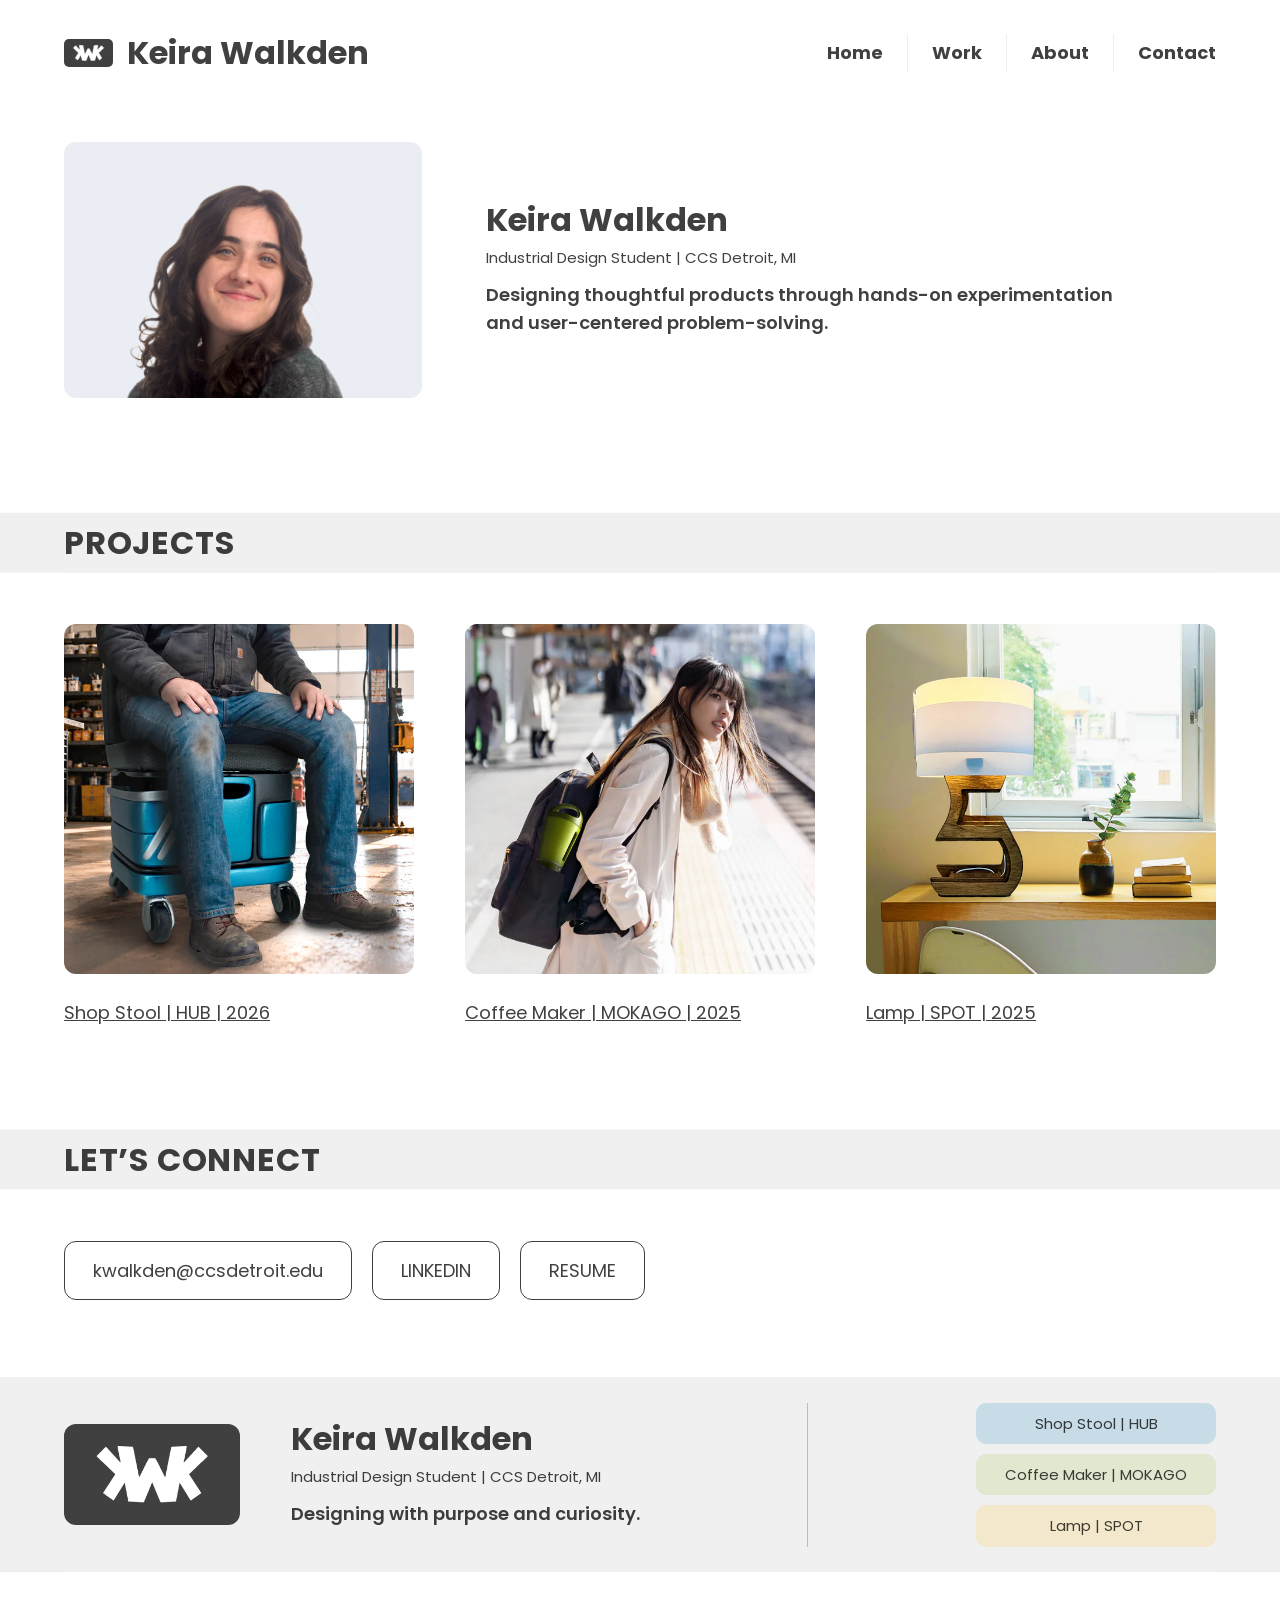
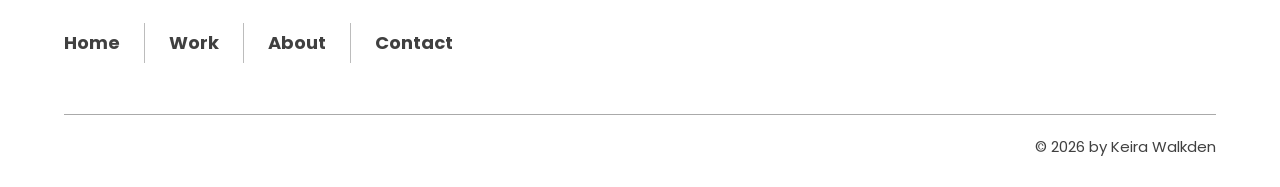
<file: index.html>
<!doctype html>
<html lang="en"><head><meta charset="utf-8"><meta name="viewport" content="width=device-width,initial-scale=1"><title>Home | Keira Walkden</title><meta name="description" content="Keira Walkden — Industrial Design student at CCS Detroit. Thoughtful products through hands-on experimentation and user-centered problem-solving."><link rel="stylesheet" href="styles.css"></head><body class="home-page"><a class="skip" href="#main">Skip to content</a><header><a class="brand" href="index.html"><img class="brand-logo" src="assets/keira-walkden-logo.webp" alt="" width="252" height="144"><span>Keira Walkden</span></a><nav aria-label="Main navigation"><a href="index.html">Home</a><a href="work.html">Work</a><a href="about.html">About</a><a href="contact.html">Contact</a></nav></header><main id="main"><section class="hero"><div class="portrait-card"><img src="assets/headshot-transparent.png" alt="Keira Walkden" width="1040" height="1396"></div><div><div class="nameplate"><h1>Keira Walkden</h1><p>Industrial Design Student | CCS Detroit, MI</p></div><p class="intro">Designing thoughtful products through hands-on experimentation and user-centered problem-solving.</p></div></section><section><h2 class="section-title projects-title">Projects</h2><div class="projects"><a class="project" href="hub-shopstool.html"><img src="assets/home-hub.webp" srcset="assets/home-hub-600w.webp 600w, assets/home-hub.webp 886w" sizes="(max-width: 760px) 88vw, (max-width: 1440px) calc(30vw - 22px), 411px" alt="Adjustable Workshop Stool" width="886" height="886"><h3>Shop Stool | HUB | 2026</h3></a><a class="project" href="mokago-coffeemaker.html"><img src="assets/home-mokago.webp" srcset="assets/home-mokago-600w.webp 600w, assets/home-mokago.webp 1200w" sizes="(max-width: 760px) 88vw, (max-width: 1440px) calc(30vw - 22px), 411px" alt="Portable Coffee Maker" width="1200" height="1200"><h3>Coffee Maker | MOKAGO | 2025</h3></a><a class="project" href="spot-lamp.html"><img src="assets/home-spot.webp" srcset="assets/home-spot-600w.webp 600w, assets/home-spot.webp 805w" sizes="(max-width: 760px) 88vw, (max-width: 1440px) calc(30vw - 22px), 411px" alt="Table Lamp with Built-In Shelving" width="805" height="805"><h3>Lamp | SPOT | 2025</h3></a></div></section><section class="connect contact-page"><div class="contact-panel"><h1>Let’s connect</h1><div class="buttons"><a class="email-button" href="https://mail.google.com/mail/?view=cm&amp;fs=1&amp;to=kwalkden%40ccsdetroit.edu" target="_blank" rel="noopener noreferrer" aria-label="Email Keira Walkden in Gmail (opens in a new tab)">kwalkden@ccsdetroit.edu</a><a href="https://www.linkedin.com/in/keira-walkden/" target="_blank" rel="noopener noreferrer">LinkedIn</a><a href="assets/resume.pdf" target="_blank" rel="noopener noreferrer">Resume</a></div></div></section></main><footer><div class="footer-logo"><a href="index.html" aria-label="Keira Walkden home"><img src="assets/keira-walkden-logo-large.webp" alt="" width="630" height="360" loading="lazy"></a></div><div class="footer-identity"><h2>Keira Walkden</h2><p>Industrial Design Student | CCS Detroit, MI</p><h3>Designing with purpose and curiosity.</h3></div><div class="footer-divider" aria-hidden="true"></div><div class="footer-projects" aria-label="Projects"><a class="footer-project-button project-hub" href="hub-shopstool.html">Shop Stool | HUB</a><a class="footer-project-button project-mokago" href="mokago-coffeemaker.html">Coffee Maker | MOKAGO</a><a class="footer-project-button project-spot" href="spot-lamp.html">Lamp | SPOT</a></div><div class="footer-lower"><div class="footer-pages"><nav aria-label="Footer navigation"><a href="index.html">Home</a><a href="work.html">Work</a><a href="about.html">About</a><a href="contact.html">Contact</a></nav></div><div class="footer-bottom"><p>© 2026 by Keira Walkden</p></div></div></footer></body></html>
</file>
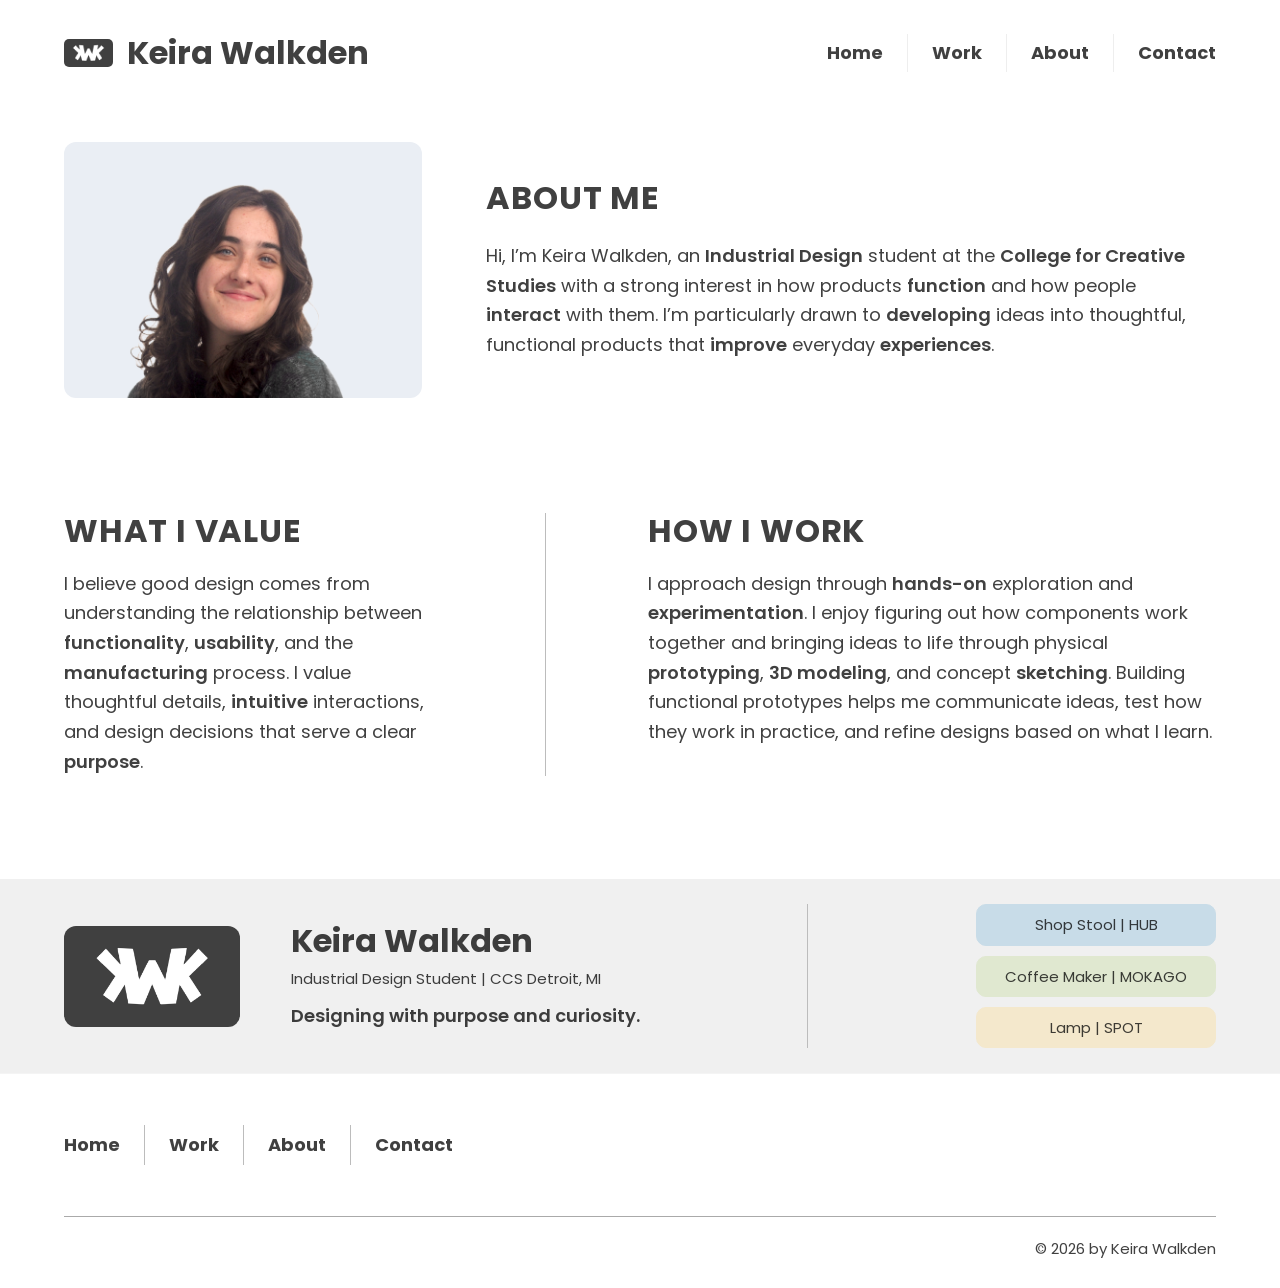
<file: about.html>
<!doctype html>
<html lang="en"><head><meta charset="utf-8"><meta name="viewport" content="width=device-width,initial-scale=1"><title>About | Keira Walkden</title><meta name="description" content="Keira Walkden — Industrial Design student at CCS Detroit. Thoughtful products through hands-on experimentation and user-centered problem-solving."><link rel="stylesheet" href="styles.css"></head><body><a class="skip" href="#main">Skip to content</a><header><a class="brand" href="index.html"><img class="brand-logo" src="assets/keira-walkden-logo.webp" alt="" width="252" height="144"><span>Keira Walkden</span></a><nav aria-label="Main navigation"><a href="index.html">Home</a><a href="work.html">Work</a><a href="about.html">About</a><a href="contact.html">Contact</a></nav></header><main id="main"><section class="about"><div class="portrait-card"><img src="assets/headshot-transparent.png" alt="Keira Walkden" width="1040" height="1396"></div><div class="about-intro"><h1>About me</h1><p>Hi, I’m Keira Walkden, an <strong>Industrial Design</strong> student at the <strong>College for Creative Studies</strong> with a strong interest in how products <strong>function</strong> and how people <strong>interact</strong> with them. I’m particularly drawn to <strong>developing</strong> ideas into thoughtful, functional products that <strong>improve</strong> everyday <strong>experiences</strong>.</p></div></section><section class="about-details"><div><h2>What I value</h2><p>I believe good design comes from understanding the relationship between <strong>functionality</strong>, <strong>usability</strong>, and the <strong>manufacturing</strong> process. I value thoughtful details, <strong>intuitive</strong> interactions, and design decisions that serve a clear <strong>purpose</strong>.</p></div><div><h2>How I work</h2><p>I approach design through <strong>hands-on</strong> exploration and <strong>experimentation</strong>. I enjoy figuring out how components work together and bringing ideas to life through physical <strong>prototyping</strong>, <strong>3D modeling</strong>, and concept <strong>sketching</strong>. Building functional prototypes helps me communicate ideas, test how they work in practice, and refine designs based on what I learn.</p></div></section></main><footer><div class="footer-logo"><a href="index.html" aria-label="Keira Walkden home"><img src="assets/keira-walkden-logo-large.webp" alt="" width="630" height="360" loading="lazy"></a></div><div class="footer-identity"><h2>Keira Walkden</h2><p>Industrial Design Student | CCS Detroit, MI</p><h3>Designing with purpose and curiosity.</h3></div><div class="footer-divider" aria-hidden="true"></div><div class="footer-projects" aria-label="Projects"><a class="footer-project-button project-hub" href="hub-shopstool.html">Shop Stool | HUB</a><a class="footer-project-button project-mokago" href="mokago-coffeemaker.html">Coffee Maker | MOKAGO</a><a class="footer-project-button project-spot" href="spot-lamp.html">Lamp | SPOT</a></div><div class="footer-lower"><div class="footer-pages"><nav aria-label="Footer navigation"><a href="index.html">Home</a><a href="work.html">Work</a><a href="about.html">About</a><a href="contact.html">Contact</a></nav></div><div class="footer-bottom"><p>© 2026 by Keira Walkden</p></div></div></footer></body></html>
</file>
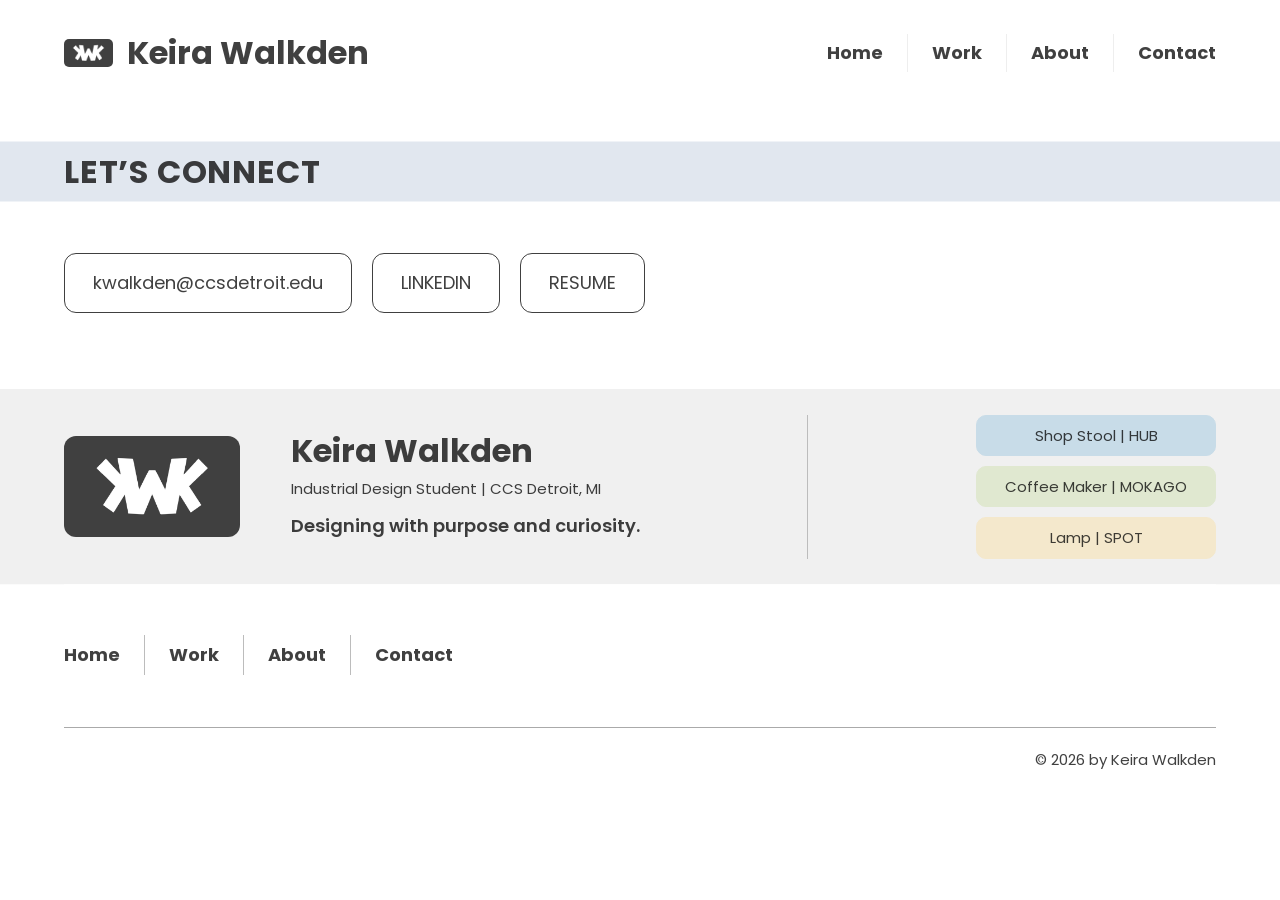
<file: contact.html>
<!doctype html>
<html lang="en"><head><meta charset="utf-8"><meta name="viewport" content="width=device-width,initial-scale=1"><title>Contact | Keira Walkden</title><meta name="description" content="Keira Walkden — Industrial Design student at CCS Detroit. Thoughtful products through hands-on experimentation and user-centered problem-solving."><link rel="stylesheet" href="styles.css"></head><body><a class="skip" href="#main">Skip to content</a><header><a class="brand" href="index.html"><img class="brand-logo" src="assets/keira-walkden-logo.webp" alt="" width="252" height="144"><span>Keira Walkden</span></a><nav aria-label="Main navigation"><a href="index.html">Home</a><a href="work.html">Work</a><a href="about.html">About</a><a href="contact.html">Contact</a></nav></header><main id="main"><section class="connect contact-page"><div class="contact-panel"><h1>Let’s connect</h1><div class="buttons"><a class="email-button" href="https://mail.google.com/mail/?view=cm&amp;fs=1&amp;to=kwalkden%40ccsdetroit.edu" target="_blank" rel="noopener noreferrer" aria-label="Email Keira Walkden in Gmail (opens in a new tab)">kwalkden@ccsdetroit.edu</a><a href="https://www.linkedin.com/in/keira-walkden/" target="_blank" rel="noopener noreferrer">LinkedIn</a><a href="assets/resume.pdf" target="_blank" rel="noopener noreferrer">Resume</a></div></div></section></main><footer><div class="footer-logo"><a href="index.html" aria-label="Keira Walkden home"><img src="assets/keira-walkden-logo-large.webp" alt="" width="630" height="360" loading="lazy"></a></div><div class="footer-identity"><h2>Keira Walkden</h2><p>Industrial Design Student | CCS Detroit, MI</p><h3>Designing with purpose and curiosity.</h3></div><div class="footer-divider" aria-hidden="true"></div><div class="footer-projects" aria-label="Projects"><a class="footer-project-button project-hub" href="hub-shopstool.html">Shop Stool | HUB</a><a class="footer-project-button project-mokago" href="mokago-coffeemaker.html">Coffee Maker | MOKAGO</a><a class="footer-project-button project-spot" href="spot-lamp.html">Lamp | SPOT</a></div><div class="footer-lower"><div class="footer-pages"><nav aria-label="Footer navigation"><a href="index.html">Home</a><a href="work.html">Work</a><a href="about.html">About</a><a href="contact.html">Contact</a></nav></div><div class="footer-bottom"><p>© 2026 by Keira Walkden</p></div></div></footer></body></html>
</file>
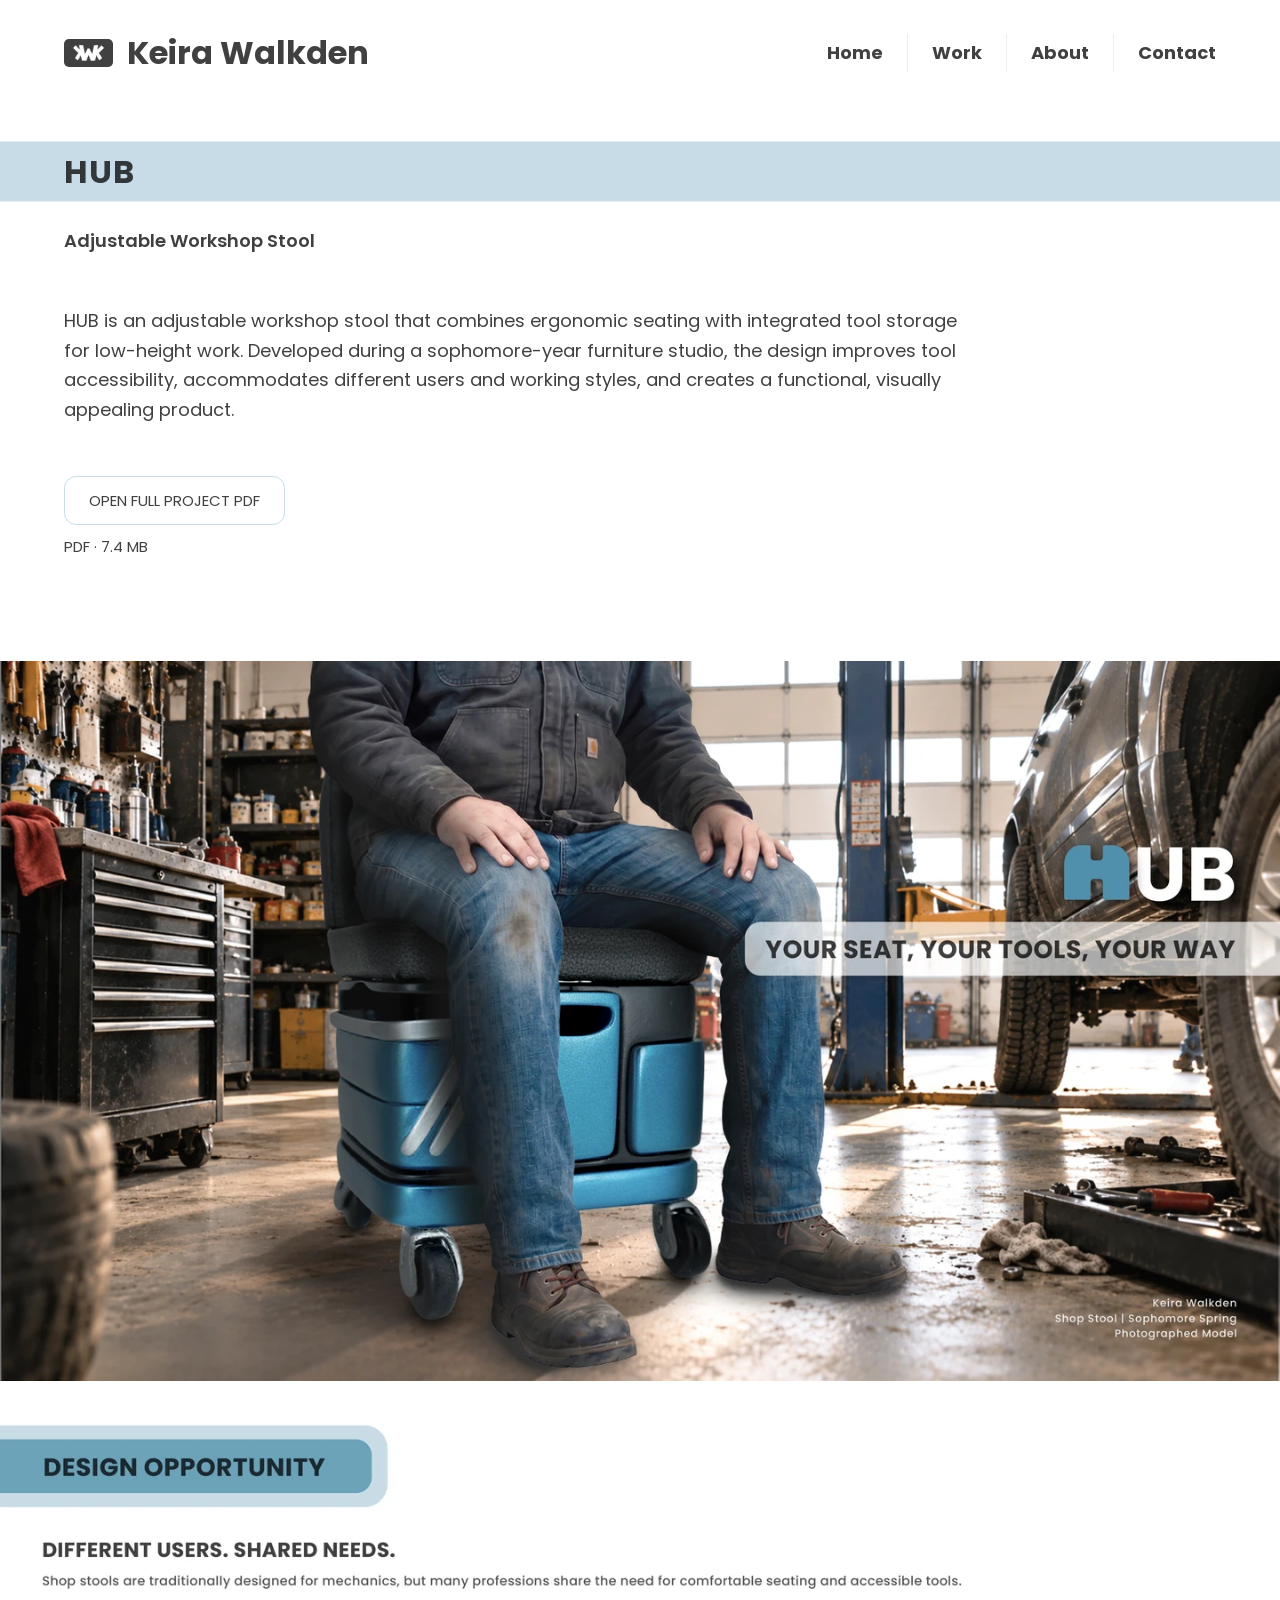
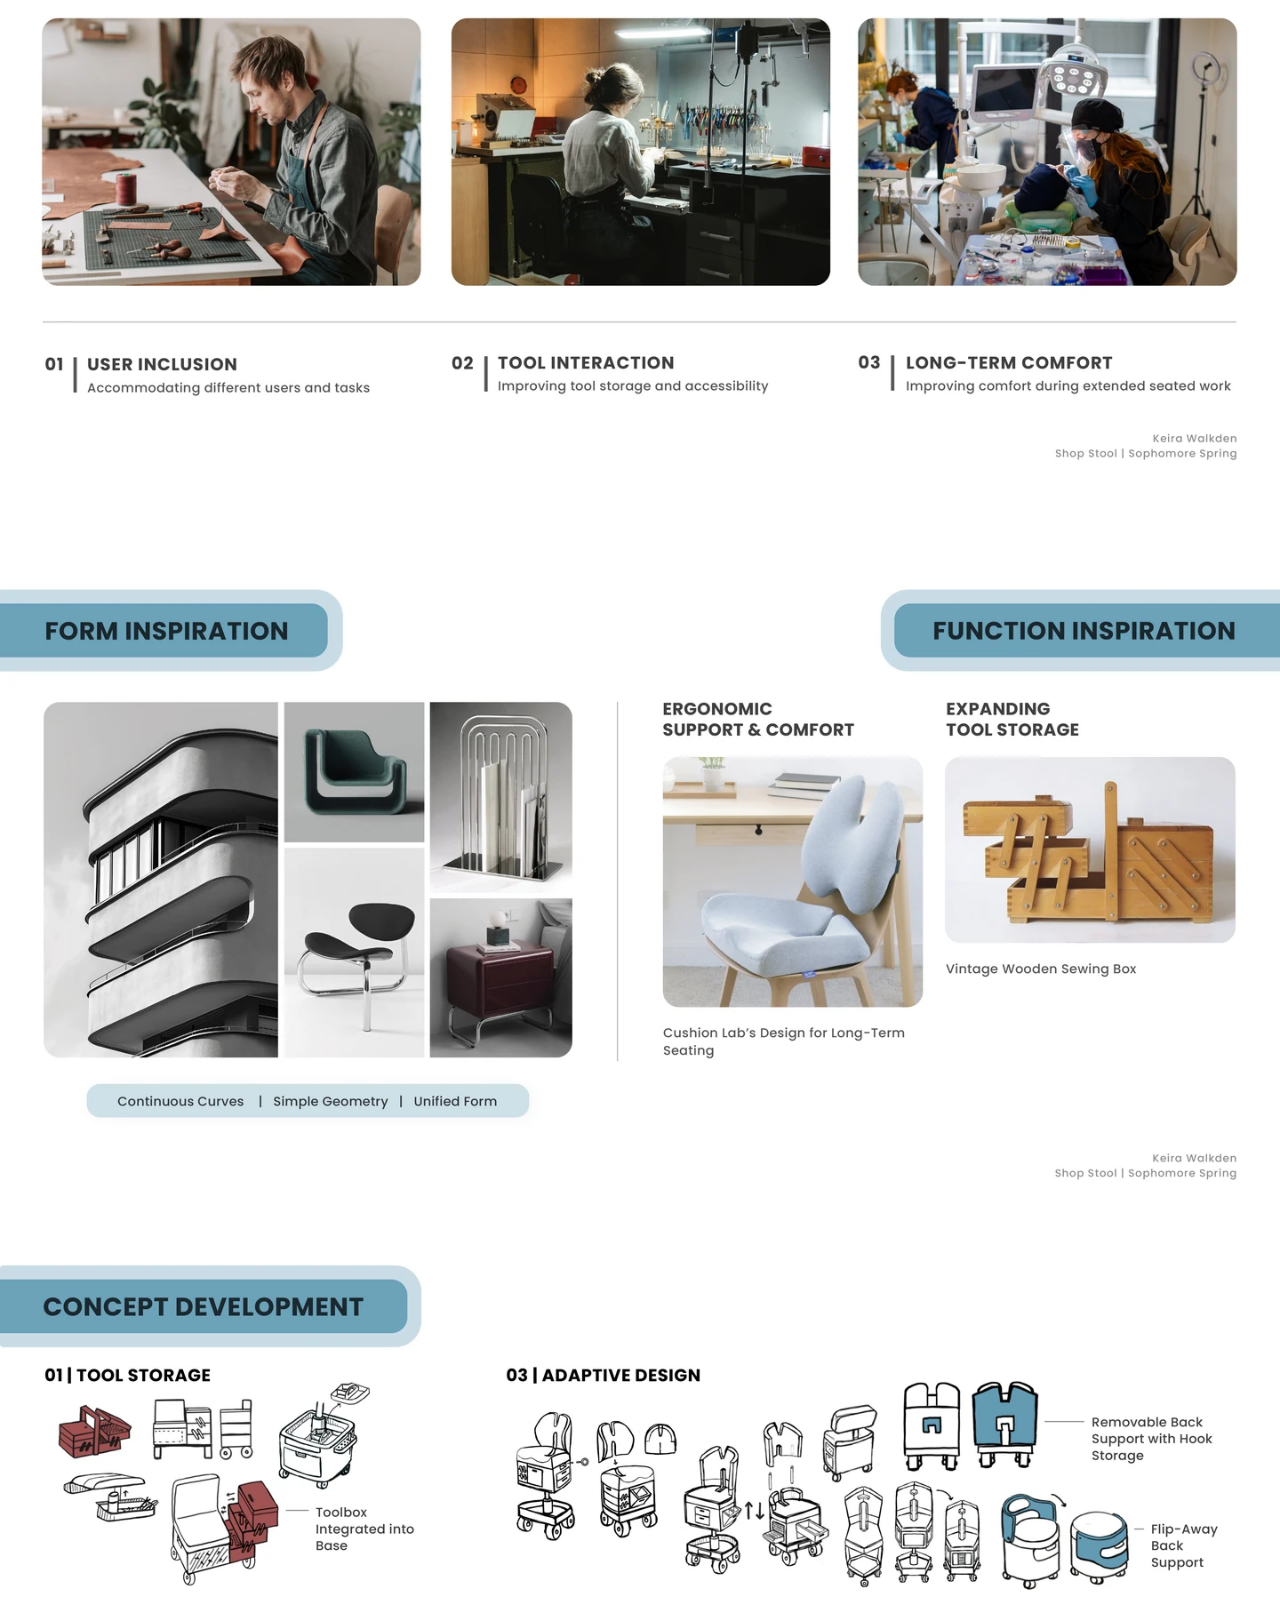
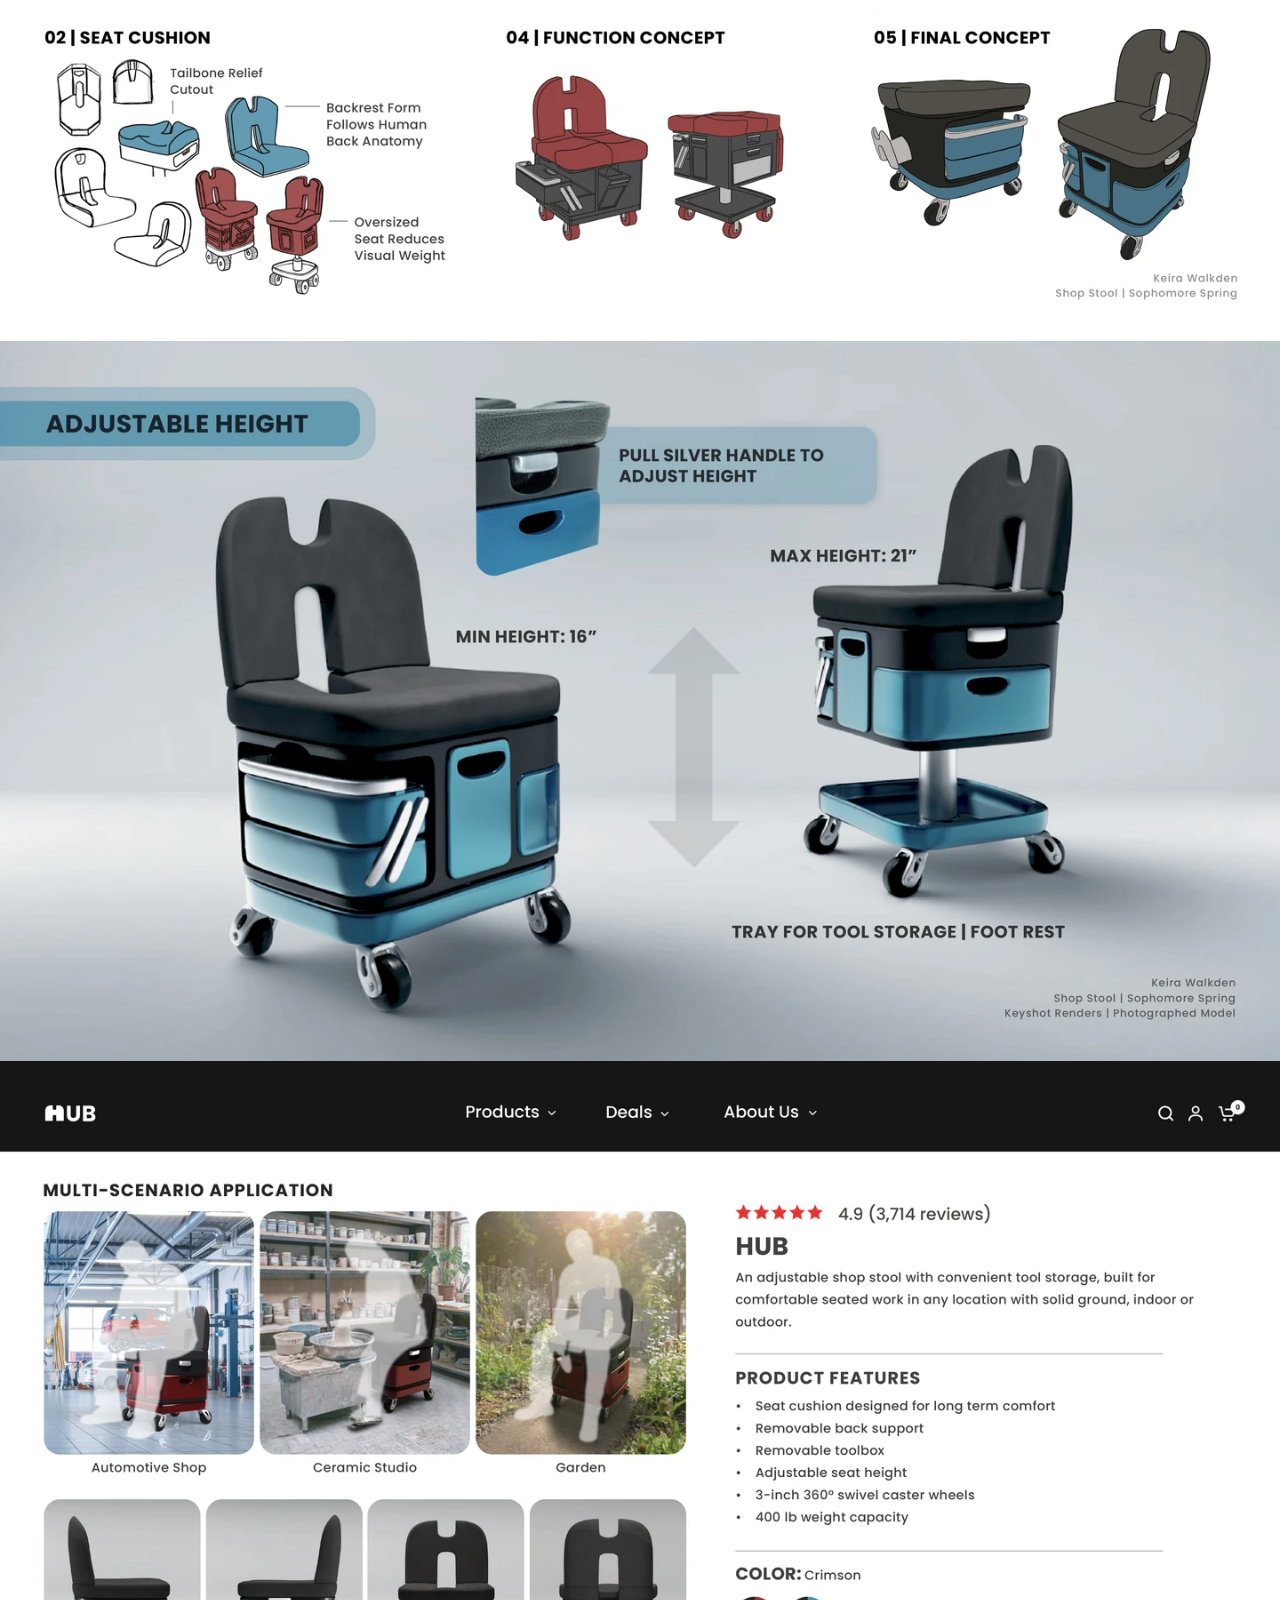
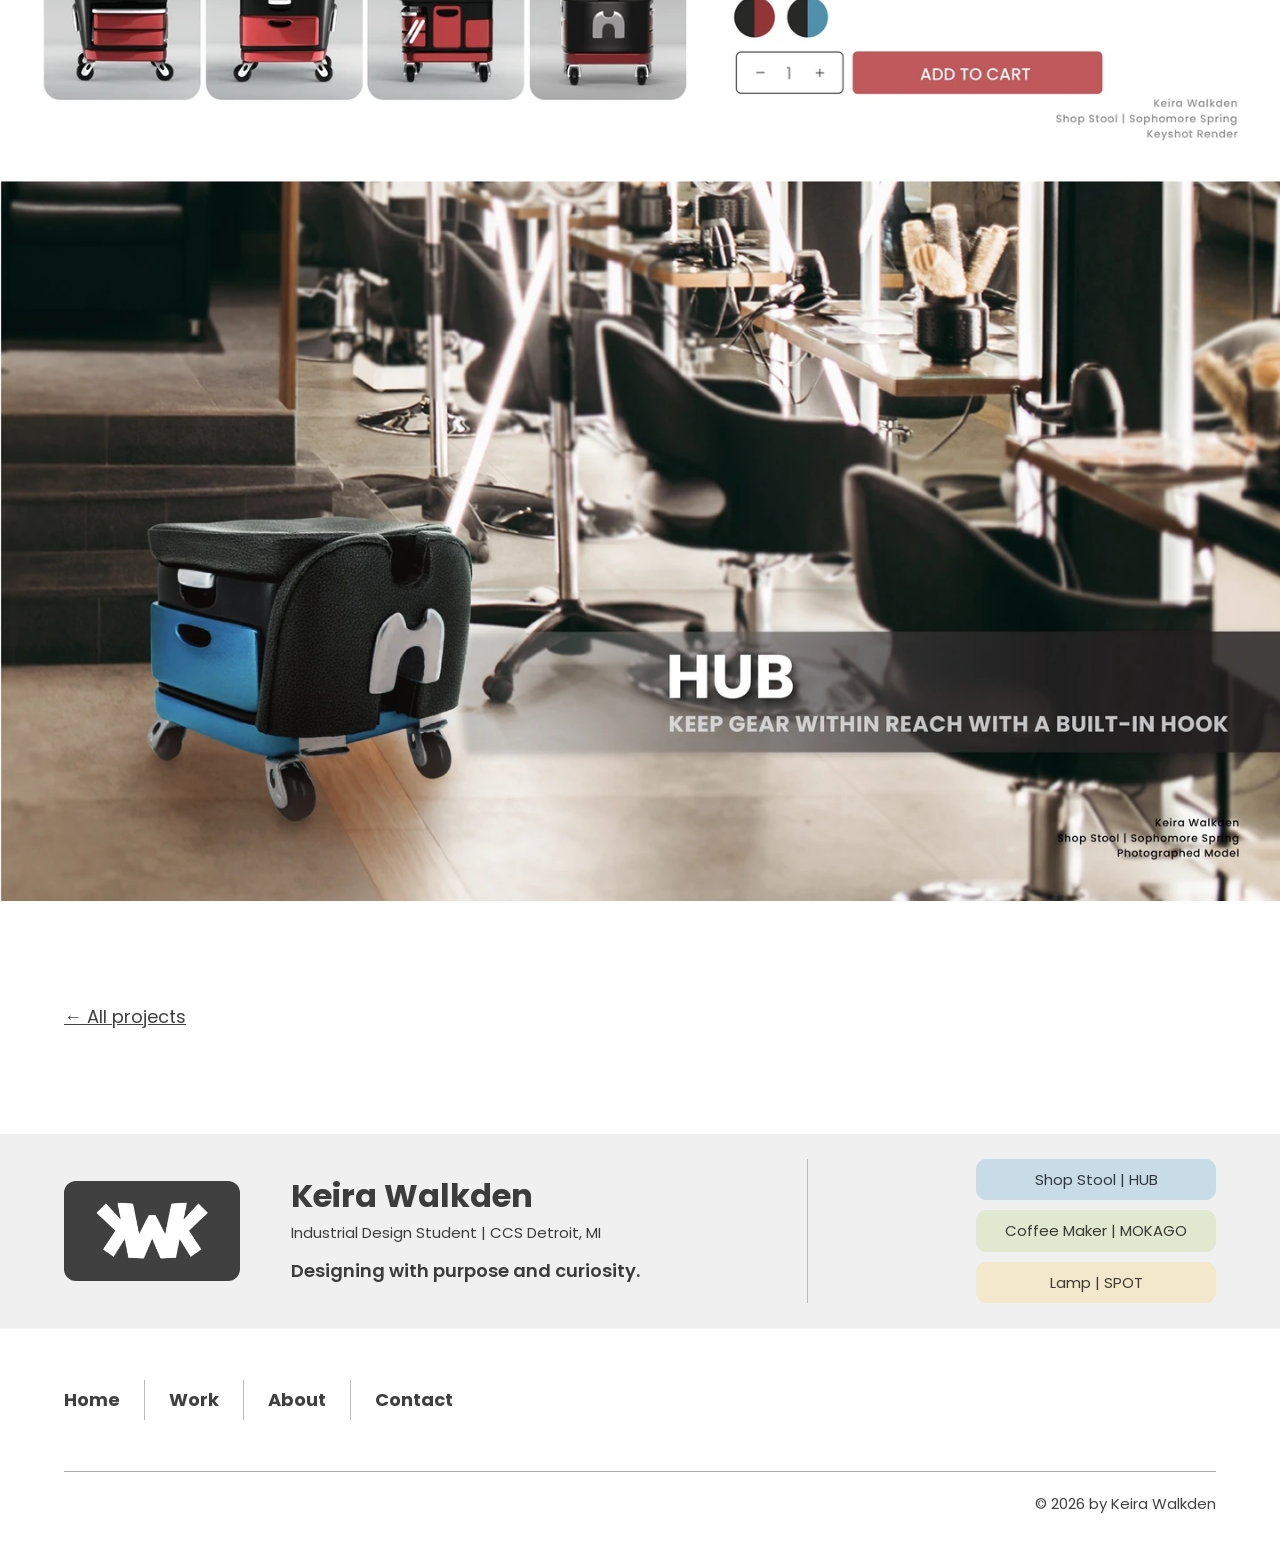
<file: hub-shopstool.html>
<!doctype html>
<html lang="en"><head><meta charset="utf-8"><meta name="viewport" content="width=device-width,initial-scale=1"><title>HUB | Keira Walkden</title><meta name="description" content="Keira Walkden — Industrial Design student at CCS Detroit. Thoughtful products through hands-on experimentation and user-centered problem-solving."><link rel="stylesheet" href="styles.css"></head><body class="project-page project-hub"><a class="skip" href="#main">Skip to content</a><header><a class="brand" href="index.html"><img class="brand-logo" src="assets/keira-walkden-logo.webp" alt="" width="252" height="144"><span>Keira Walkden</span></a><nav aria-label="Main navigation"><a href="index.html">Home</a><a href="work.html">Work</a><a href="about.html">About</a><a href="contact.html">Contact</a></nav></header><main id="main"><section class="project-intro"><div><h1>HUB</h1><p>Adjustable Workshop Stool</p></div><p>HUB is an adjustable workshop stool that combines ergonomic seating with integrated tool storage for low-height work. Developed during a sophomore-year furniture studio, the design improves tool accessibility, accommodates different users and working styles, and creates a functional, visually appealing product.</p><div class="project-download"><div class="buttons"><a href="assets/HUB_KeiraWalkden.pdf" target="_blank" rel="noopener noreferrer">Open full project PDF</a></div><p>PDF · 7.4 MB</p></div></section><div class="boards"><a href="assets/HUB_Cover.webp" aria-label="Open HUB Cover presentation board at full size"><img src="assets/HUB_Cover-1440w.webp" srcset="assets/HUB_Cover-768w.webp 768w, assets/HUB_Cover-1440w.webp 1440w, assets/HUB_Cover-2560w.webp 2560w, assets/HUB_Cover.webp 4800w" sizes="100vw" alt="HUB adjustable workshop stool with integrated tool storage, shown in use in an automotive workshop" width="4800" height="2700" loading="lazy"></a><a href="assets/HUB_Why.webp" aria-label="Open HUB Why presentation board at full size"><img src="assets/HUB_Why-1440w.webp" srcset="assets/HUB_Why-768w.webp 768w, assets/HUB_Why-1440w.webp 1440w, assets/HUB_Why-2560w.webp 2560w, assets/HUB_Why.webp 4800w" sizes="100vw" alt="HUB design opportunity: shared needs for accessible tools and comfortable seating across professions" width="4800" height="2700" loading="lazy"></a><a href="assets/HUB_Inspiration.webp" aria-label="Open HUB Inspiration presentation board at full size"><img src="assets/HUB_Inspiration-1440w.webp" srcset="assets/HUB_Inspiration-768w.webp 768w, assets/HUB_Inspiration-1440w.webp 1440w, assets/HUB_Inspiration-2560w.webp 2560w, assets/HUB_Inspiration.webp 4800w" sizes="100vw" alt="HUB form and function inspiration, including curved forms, ergonomic support, and expanding tool storage" width="4800" height="2700" loading="lazy"></a><a href="assets/HUB_Ideation.webp" aria-label="Open HUB Ideation presentation board at full size"><img src="assets/HUB_Ideation-1440w.webp" srcset="assets/HUB_Ideation-768w.webp 768w, assets/HUB_Ideation-1440w.webp 1440w, assets/HUB_Ideation-2560w.webp 2560w, assets/HUB_Ideation.webp 4800w" sizes="100vw" alt="HUB concept development exploring tool storage, seat cushions, adaptive back support, and final concepts" width="4800" height="2700" loading="lazy"></a><a href="assets/HUB_HeightAdjustable.webp" aria-label="Open HUB HeightAdjustable presentation board at full size"><img src="assets/HUB_HeightAdjustable-1440w.webp" srcset="assets/HUB_HeightAdjustable-768w.webp 768w, assets/HUB_HeightAdjustable-1440w.webp 1440w, assets/HUB_HeightAdjustable-2560w.webp 2560w, assets/HUB_HeightAdjustable.webp 4800w" sizes="100vw" alt="HUB height adjustment from 16 to 21 inches, with a silver adjustment handle and tool storage tray" width="4800" height="2700" loading="lazy"></a><a href="assets/HUB_Website.webp" aria-label="Open HUB Website presentation board at full size"><img src="assets/HUB_Website-1440w.webp" srcset="assets/HUB_Website-768w.webp 768w, assets/HUB_Website-1440w.webp 1440w, assets/HUB_Website-2560w.webp 2560w, assets/HUB_Website.webp 4800w" sizes="100vw" alt="HUB concept product website mockup showing workshop, ceramic studio, and garden applications" width="4800" height="2700" loading="lazy"></a><a href="assets/HUB_Closing.webp" aria-label="Open HUB Closing presentation board at full size"><img src="assets/HUB_Closing-1440w.webp" srcset="assets/HUB_Closing-768w.webp 768w, assets/HUB_Closing-1440w.webp 1440w, assets/HUB_Closing-2560w.webp 2560w, assets/HUB_Closing.webp 4800w" sizes="100vw" alt="HUB stool with a built-in hook keeping gear within reach in a salon setting" width="4800" height="2700" loading="lazy"></a></div><p class="back"><a href="work.html">← All projects</a></p></main><footer><div class="footer-logo"><a href="index.html" aria-label="Keira Walkden home"><img src="assets/keira-walkden-logo-large.webp" alt="" width="630" height="360" loading="lazy"></a></div><div class="footer-identity"><h2>Keira Walkden</h2><p>Industrial Design Student | CCS Detroit, MI</p><h3>Designing with purpose and curiosity.</h3></div><div class="footer-divider" aria-hidden="true"></div><div class="footer-projects" aria-label="Projects"><a class="footer-project-button project-hub" href="hub-shopstool.html">Shop Stool | HUB</a><a class="footer-project-button project-mokago" href="mokago-coffeemaker.html">Coffee Maker | MOKAGO</a><a class="footer-project-button project-spot" href="spot-lamp.html">Lamp | SPOT</a></div><div class="footer-lower"><div class="footer-pages"><nav aria-label="Footer navigation"><a href="index.html">Home</a><a href="work.html">Work</a><a href="about.html">About</a><a href="contact.html">Contact</a></nav></div><div class="footer-bottom"><p>© 2026 by Keira Walkden</p></div></div></footer></body></html>
</file>
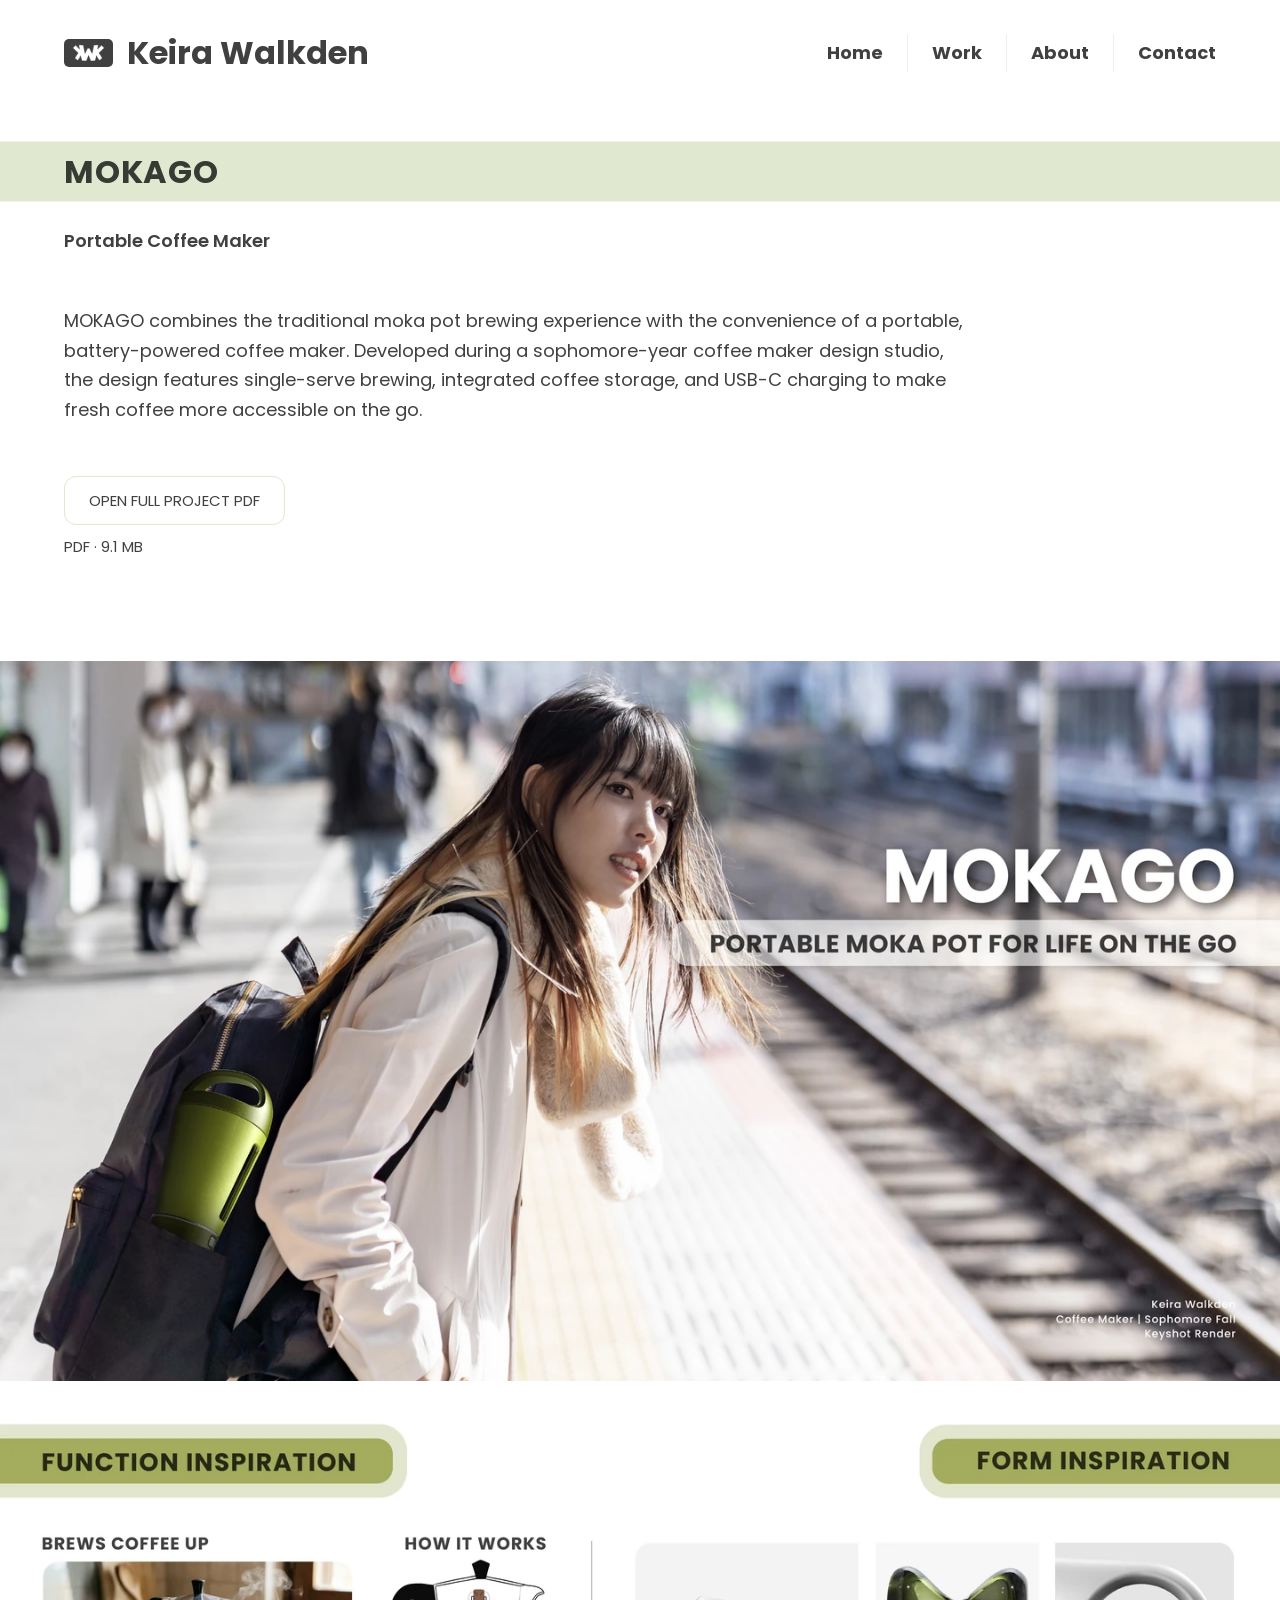
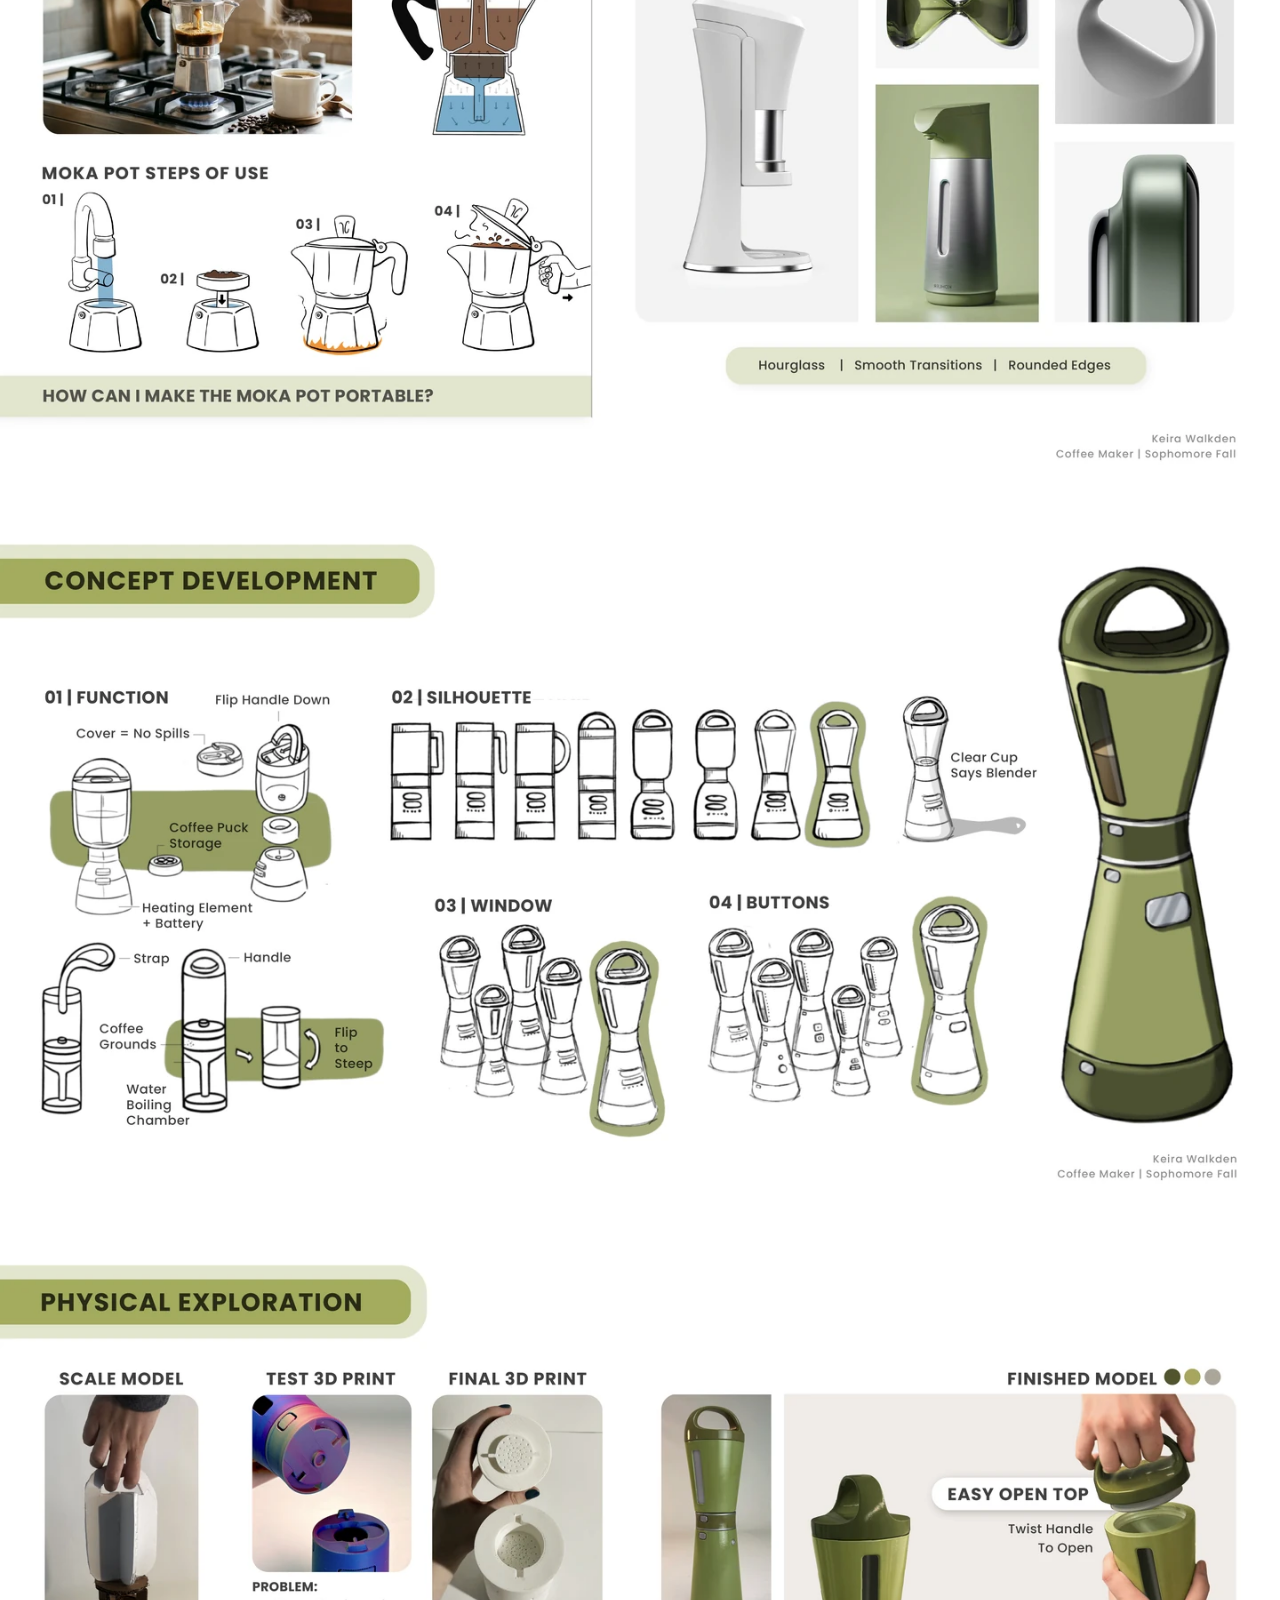
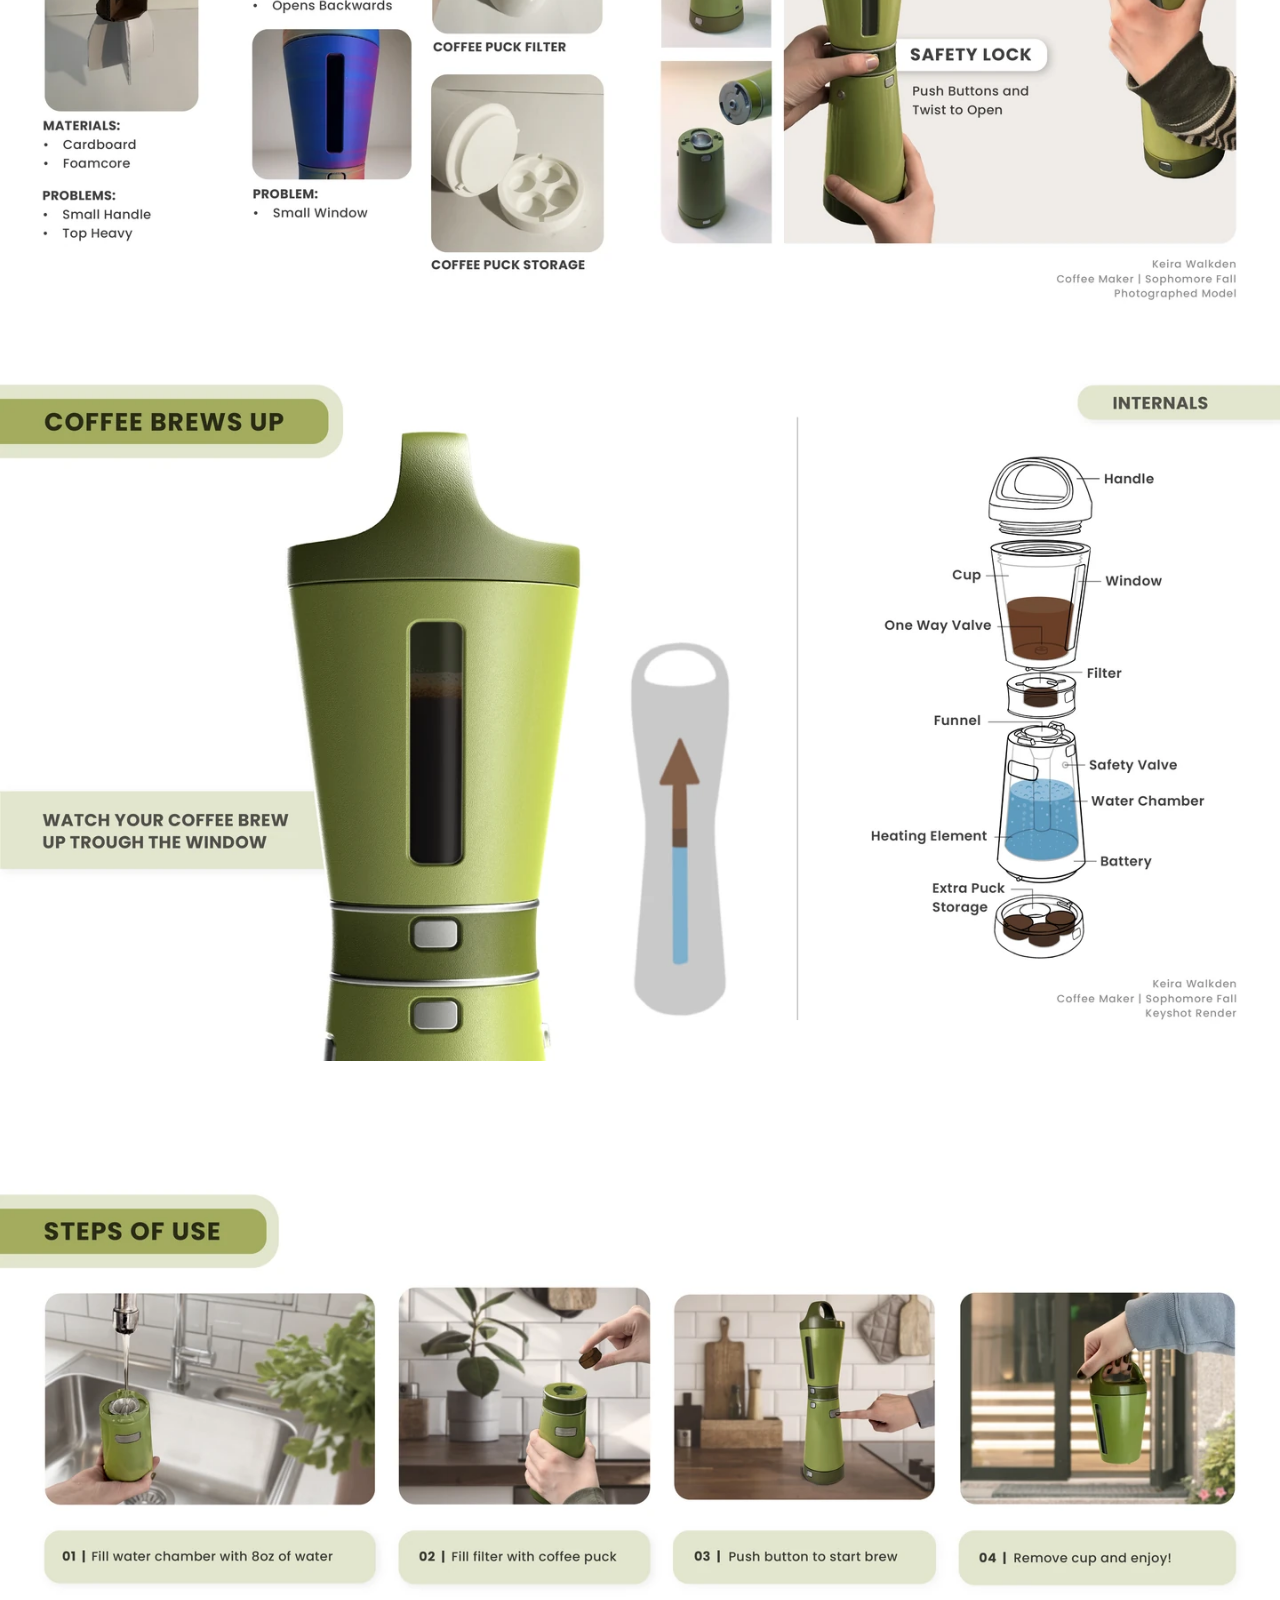
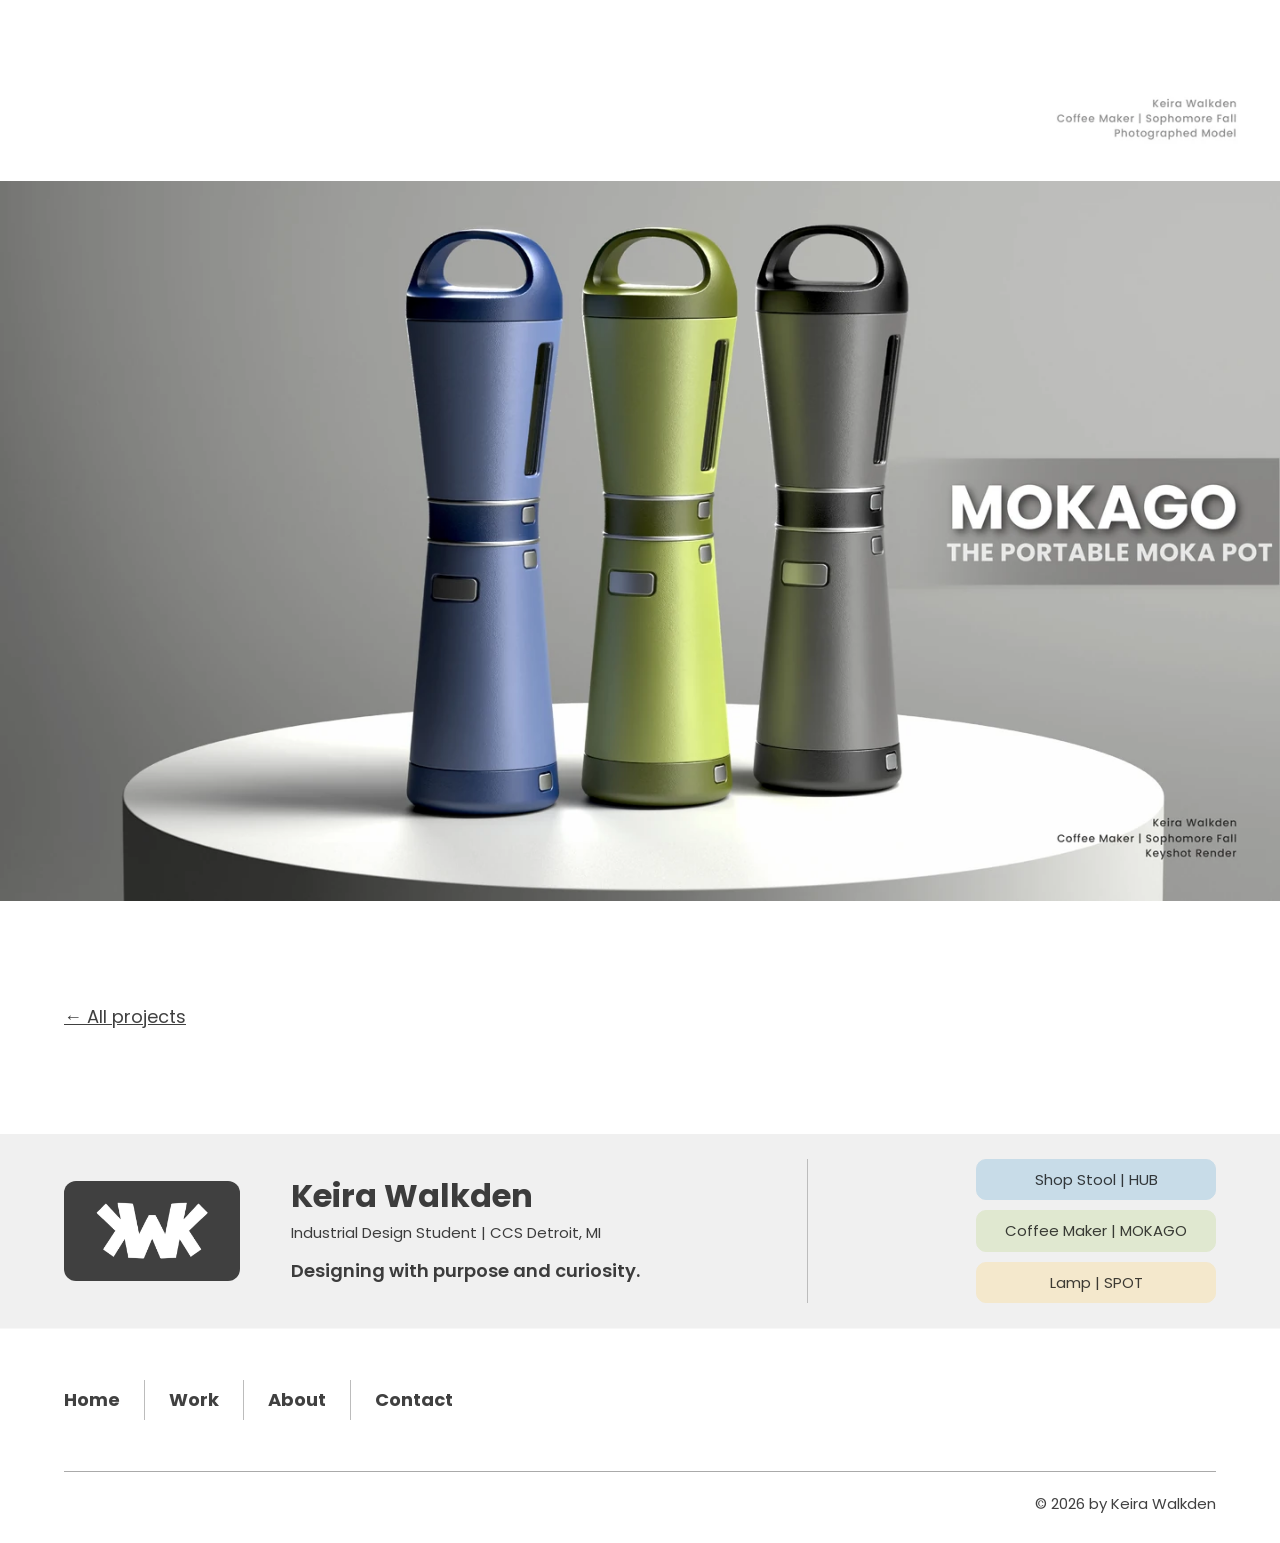
<file: mokago-coffeemaker.html>
<!doctype html>
<html lang="en"><head><meta charset="utf-8"><meta name="viewport" content="width=device-width,initial-scale=1"><title>MOKAGO | Keira Walkden</title><meta name="description" content="Keira Walkden — Industrial Design student at CCS Detroit. Thoughtful products through hands-on experimentation and user-centered problem-solving."><link rel="stylesheet" href="styles.css"></head><body class="project-page project-mokago"><a class="skip" href="#main">Skip to content</a><header><a class="brand" href="index.html"><img class="brand-logo" src="assets/keira-walkden-logo.webp" alt="" width="252" height="144"><span>Keira Walkden</span></a><nav aria-label="Main navigation"><a href="index.html">Home</a><a href="work.html">Work</a><a href="about.html">About</a><a href="contact.html">Contact</a></nav></header><main id="main"><section class="project-intro"><div><h1>MOKAGO</h1><p>Portable Coffee Maker</p></div><p>MOKAGO combines the traditional moka pot brewing experience with the convenience of a portable, battery-powered coffee maker. Developed during a sophomore-year coffee maker design studio, the design features single-serve brewing, integrated coffee storage, and USB-C charging to make fresh coffee more accessible on the go.</p><div class="project-download"><div class="buttons"><a href="assets/MokaGo_KeiraWalkden.pdf" target="_blank" rel="noopener noreferrer">Open full project PDF</a></div><p>PDF · 9.1 MB</p></div></section><div class="boards"><a href="assets/MokaGo_Cover.webp" aria-label="Open MokaGo Cover presentation board at full size"><img src="assets/MokaGo_Cover-1440w.webp" srcset="assets/MokaGo_Cover-768w.webp 768w, assets/MokaGo_Cover-1440w.webp 1440w, assets/MokaGo_Cover-2560w.webp 2560w, assets/MokaGo_Cover.webp 4800w" sizes="100vw" alt="MokaGo portable moka pot carried in a backpack for life on the go" width="4800" height="2700" loading="lazy"></a><a href="assets/MokaGo_Inspiration.webp" aria-label="Open MokaGo Inspiration presentation board at full size"><img src="assets/MokaGo_Inspiration-1440w.webp" srcset="assets/MokaGo_Inspiration-768w.webp 768w, assets/MokaGo_Inspiration-1440w.webp 1440w, assets/MokaGo_Inspiration-2560w.webp 2560w, assets/MokaGo_Inspiration.webp 4800w" sizes="100vw" alt="Moka pot brewing principles and hourglass form inspiration for MokaGo" width="4800" height="2700" loading="lazy"></a><a href="assets/MokaGo_Ideation.webp" aria-label="Open MokaGo Ideation presentation board at full size"><img src="assets/MokaGo_Ideation-1440w.webp" srcset="assets/MokaGo_Ideation-768w.webp 768w, assets/MokaGo_Ideation-1440w.webp 1440w, assets/MokaGo_Ideation-2560w.webp 2560w, assets/MokaGo_Ideation.webp 4800w" sizes="100vw" alt="MokaGo concept development exploring function, silhouette, window, and buttons" width="4800" height="2700" loading="lazy"></a><a href="assets/MokaGo_Prototyping.webp" aria-label="Open MokaGo Prototyping presentation board at full size"><img src="assets/MokaGo_Prototyping-1440w.webp" srcset="assets/MokaGo_Prototyping-768w.webp 768w, assets/MokaGo_Prototyping-1440w.webp 1440w, assets/MokaGo_Prototyping-2560w.webp 2560w, assets/MokaGo_Prototyping.webp 4800w" sizes="100vw" alt="MokaGo scale models, test prints, final prototype, and opening mechanisms" width="4800" height="2700" loading="lazy"></a><a href="assets/MokaGo_BrewsUp.webp" aria-label="Open MokaGo BrewsUp presentation board at full size"><img src="assets/MokaGo_BrewsUp-1440w.webp" srcset="assets/MokaGo_BrewsUp-768w.webp 768w, assets/MokaGo_BrewsUp-1440w.webp 1440w, assets/MokaGo_BrewsUp-2560w.webp 2560w, assets/MokaGo_BrewsUp.webp 4800w" sizes="100vw" alt="MokaGo brewing window and exploded diagram of the internal components" width="4800" height="2700" loading="lazy"></a><a href="assets/MokaGo_StepsOfUse.webp" aria-label="Open MokaGo StepsOfUse presentation board at full size"><img src="assets/MokaGo_StepsOfUse-1440w.webp" srcset="assets/MokaGo_StepsOfUse-768w.webp 768w, assets/MokaGo_StepsOfUse-1440w.webp 1440w, assets/MokaGo_StepsOfUse-2560w.webp 2560w, assets/MokaGo_StepsOfUse.webp 4800w" sizes="100vw" alt="MokaGo steps of use: add water and coffee, start brewing, and remove the cup" width="4800" height="2700" loading="lazy"></a><a href="assets/MokaGo_Closing.webp" aria-label="Open MokaGo Closing presentation board at full size"><img src="assets/MokaGo_Closing-1440w.webp" srcset="assets/MokaGo_Closing-768w.webp 768w, assets/MokaGo_Closing-1440w.webp 1440w, assets/MokaGo_Closing-2560w.webp 2560w, assets/MokaGo_Closing.webp 4800w" sizes="100vw" alt="MokaGo portable coffee maker shown in blue, green, and black finishes" width="4800" height="2700" loading="lazy"></a></div><p class="back"><a href="work.html">← All projects</a></p></main><footer><div class="footer-logo"><a href="index.html" aria-label="Keira Walkden home"><img src="assets/keira-walkden-logo-large.webp" alt="" width="630" height="360" loading="lazy"></a></div><div class="footer-identity"><h2>Keira Walkden</h2><p>Industrial Design Student | CCS Detroit, MI</p><h3>Designing with purpose and curiosity.</h3></div><div class="footer-divider" aria-hidden="true"></div><div class="footer-projects" aria-label="Projects"><a class="footer-project-button project-hub" href="hub-shopstool.html">Shop Stool | HUB</a><a class="footer-project-button project-mokago" href="mokago-coffeemaker.html">Coffee Maker | MOKAGO</a><a class="footer-project-button project-spot" href="spot-lamp.html">Lamp | SPOT</a></div><div class="footer-lower"><div class="footer-pages"><nav aria-label="Footer navigation"><a href="index.html">Home</a><a href="work.html">Work</a><a href="about.html">About</a><a href="contact.html">Contact</a></nav></div><div class="footer-bottom"><p>© 2026 by Keira Walkden</p></div></div></footer></body></html>
</file>
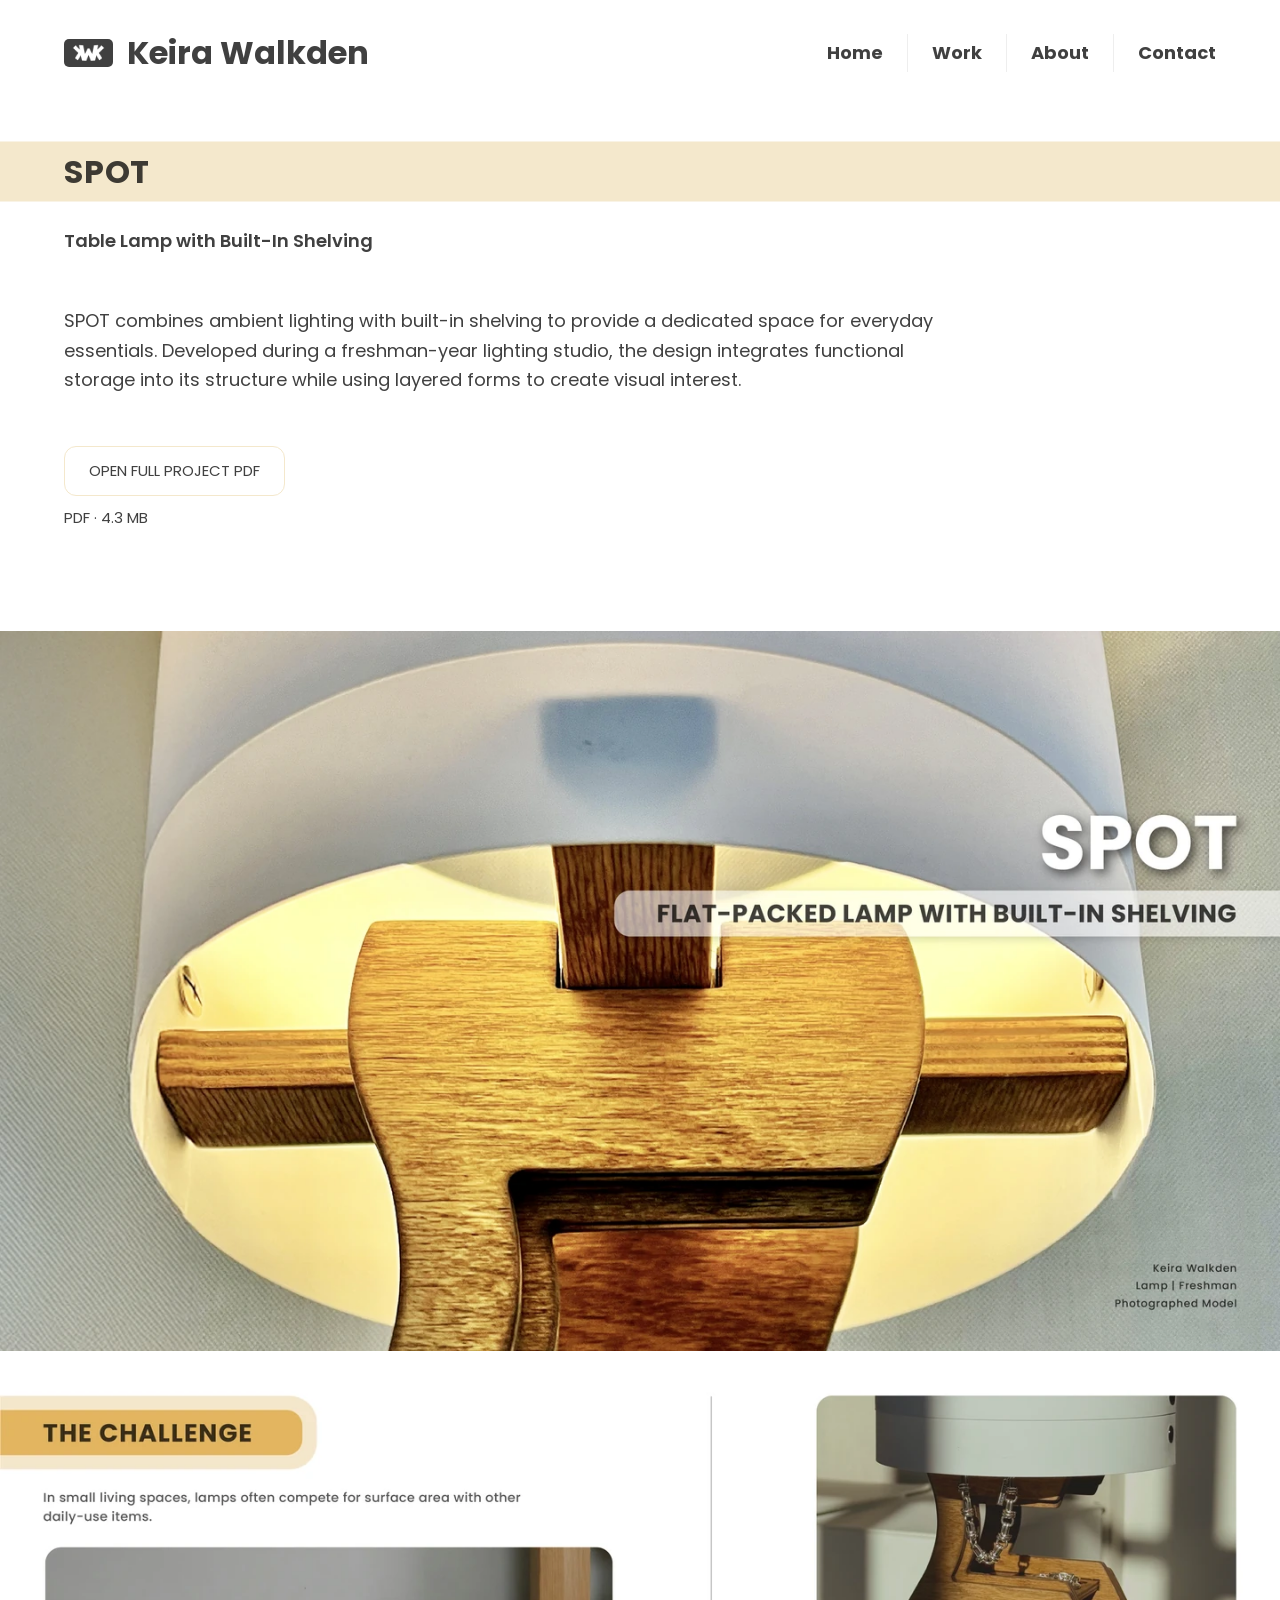
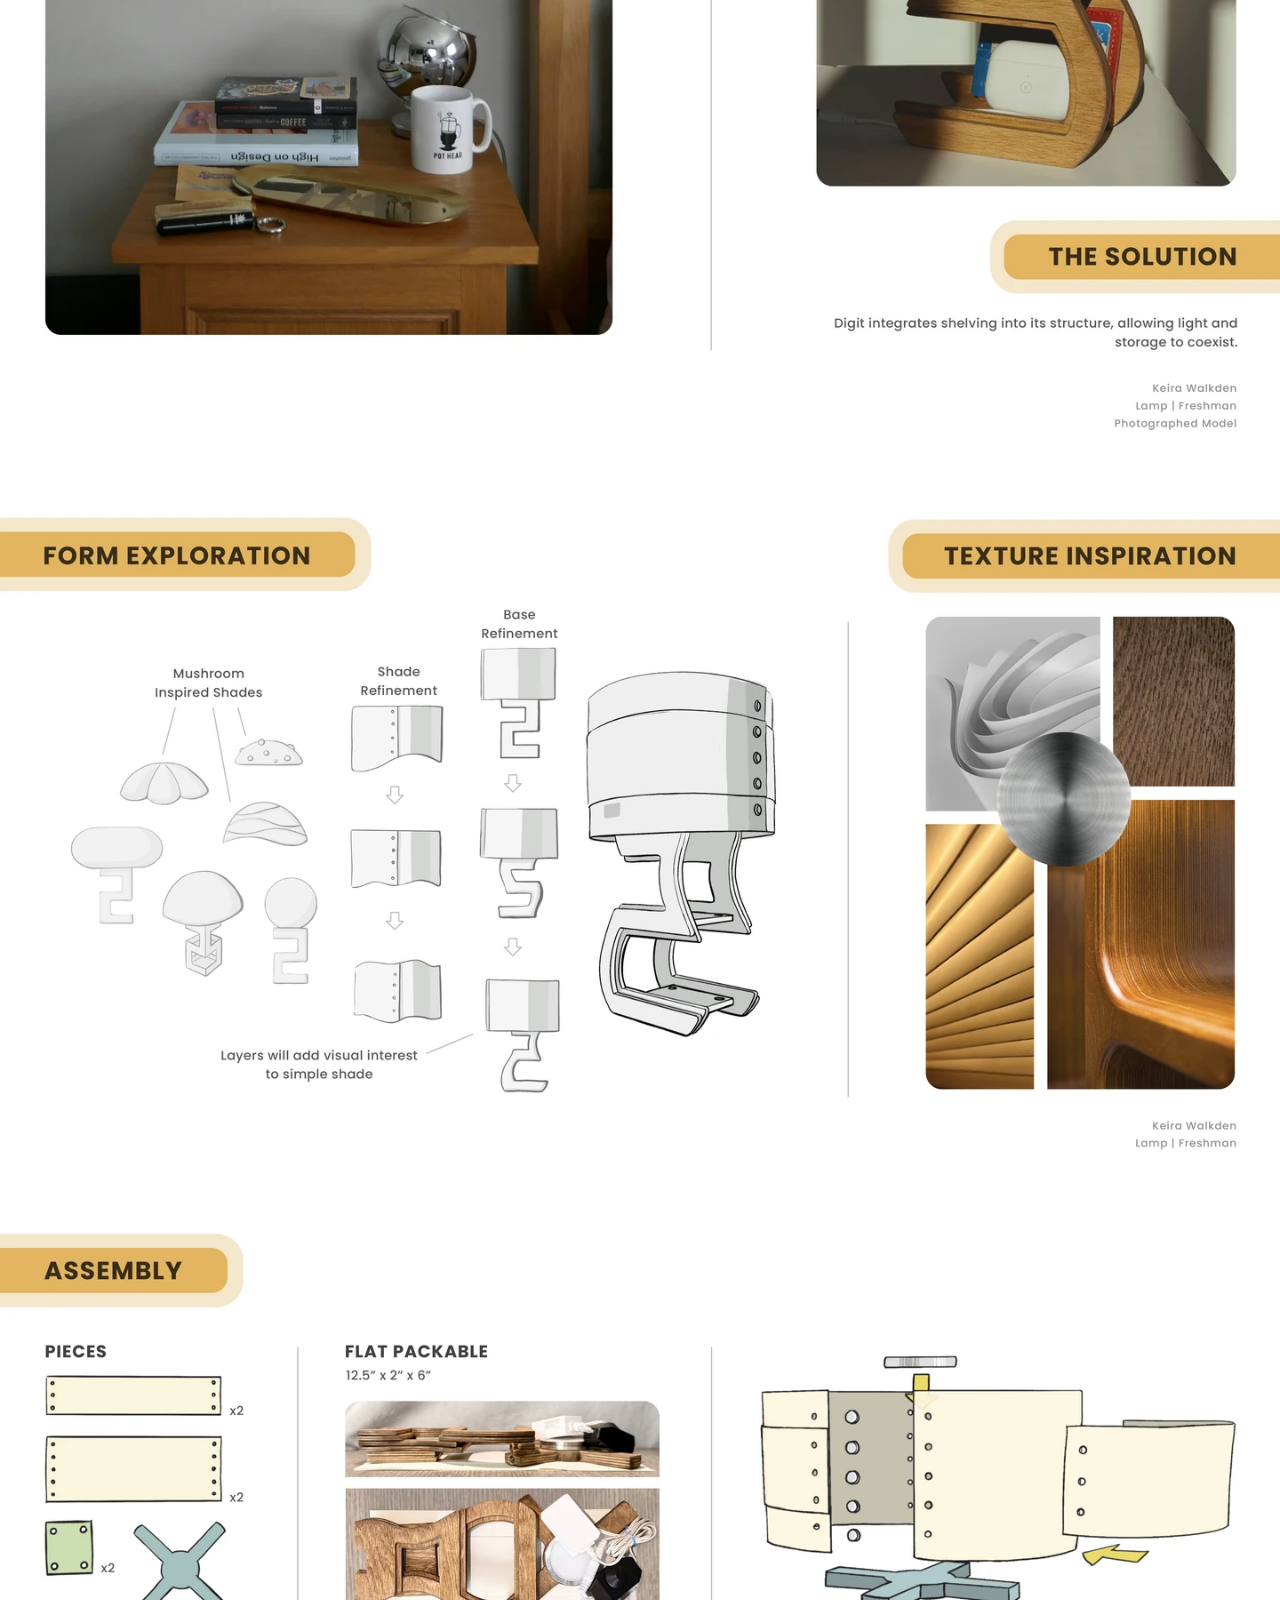
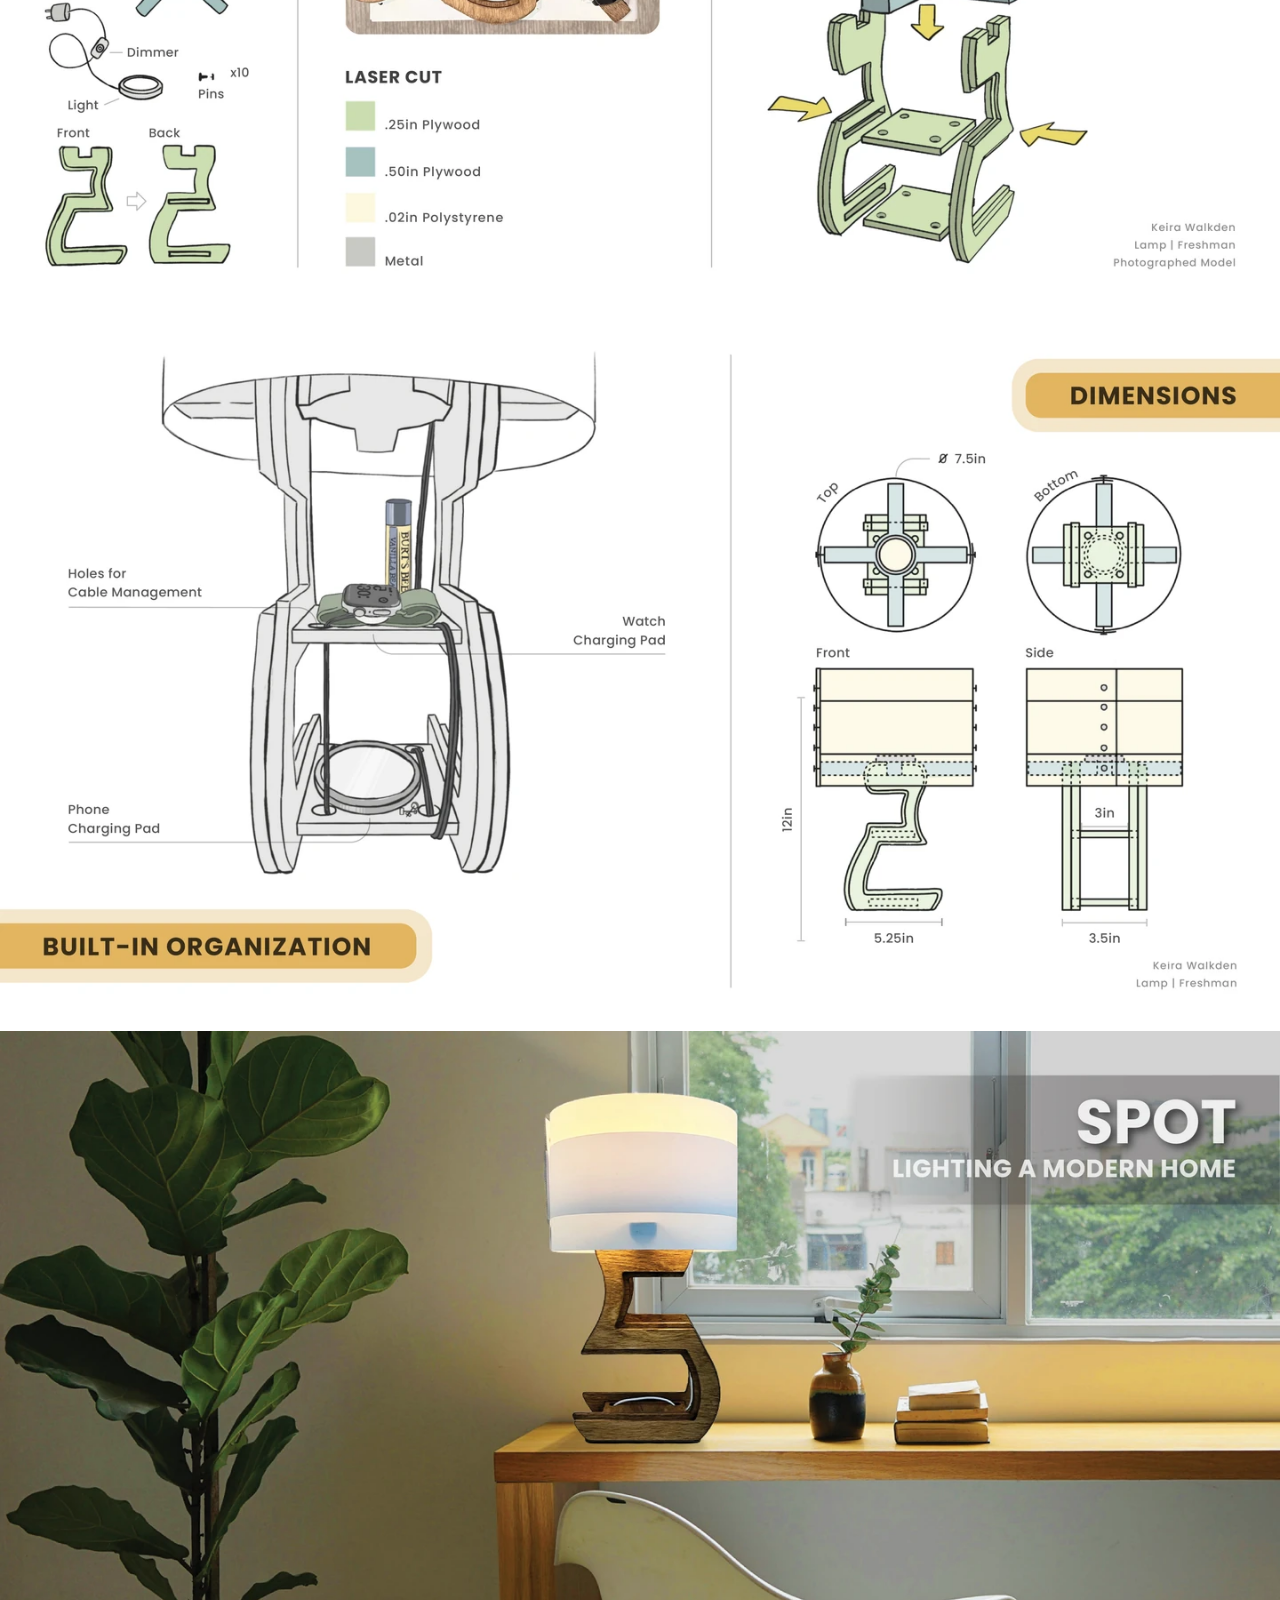
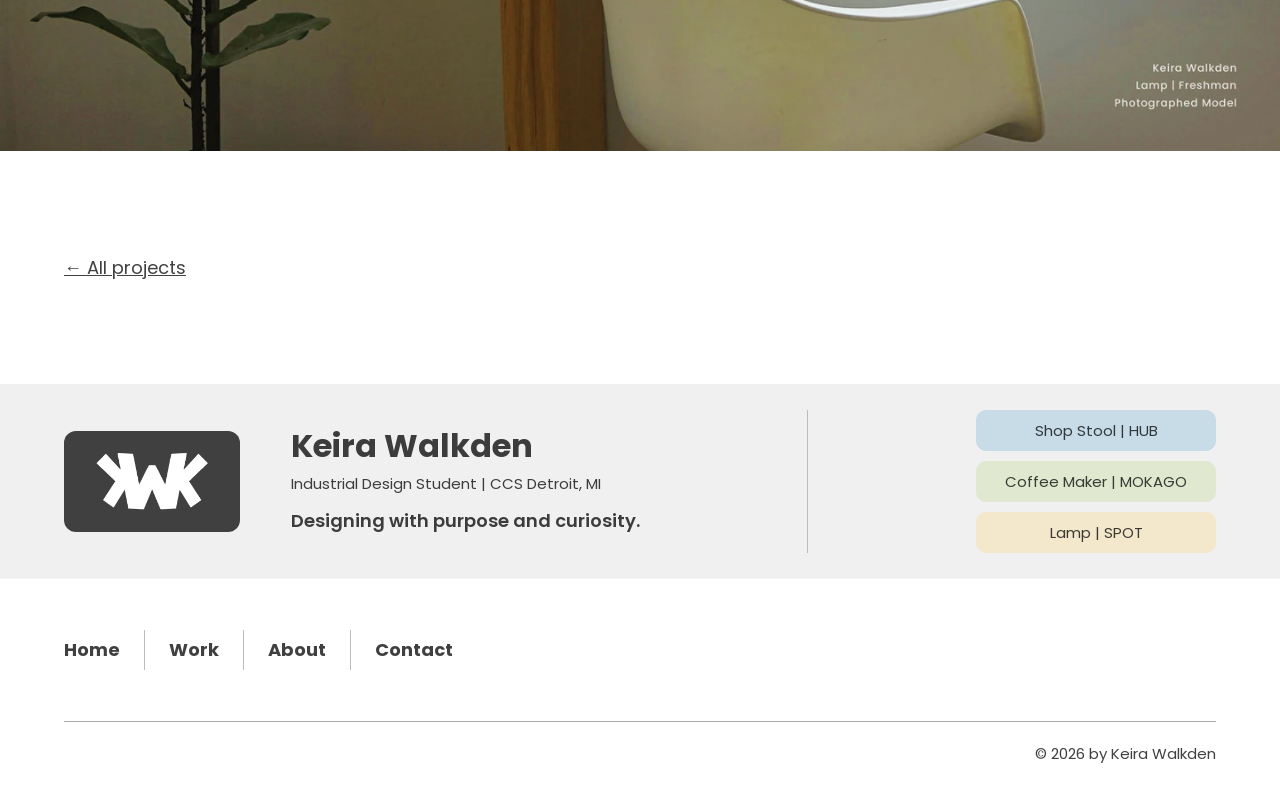
<file: spot-lamp.html>
<!doctype html>
<html lang="en"><head><meta charset="utf-8"><meta name="viewport" content="width=device-width,initial-scale=1"><title>SPOT | Keira Walkden</title><meta name="description" content="Keira Walkden — Industrial Design student at CCS Detroit. Thoughtful products through hands-on experimentation and user-centered problem-solving."><link rel="stylesheet" href="styles.css"></head><body class="project-page project-spot"><a class="skip" href="#main">Skip to content</a><header><a class="brand" href="index.html"><img class="brand-logo" src="assets/keira-walkden-logo.webp" alt="" width="252" height="144"><span>Keira Walkden</span></a><nav aria-label="Main navigation"><a href="index.html">Home</a><a href="work.html">Work</a><a href="about.html">About</a><a href="contact.html">Contact</a></nav></header><main id="main"><section class="project-intro"><div><h1>SPOT</h1><p>Table Lamp with Built-In Shelving</p></div><p>SPOT combines ambient lighting with built-in shelving to provide a dedicated space for everyday essentials. Developed during a freshman-year lighting studio, the design integrates functional storage into its structure while using layered forms to create visual interest.</p><div class="project-download"><div class="buttons"><a href="assets/SpotLamp_KeiraWalkden.pdf" target="_blank" rel="noopener noreferrer">Open full project PDF</a></div><p>PDF · 4.3 MB</p></div></section><div class="boards"><a href="assets/Spot_Cover.webp" aria-label="Open SPOT presentation board 1 at full size"><img src="assets/Spot_Cover-1440w.webp" srcset="assets/Spot_Cover-768w.webp 768w, assets/Spot_Cover-1440w.webp 1440w, assets/Spot_Cover-2560w.webp 2560w, assets/Spot_Cover.webp 4800w" sizes="100vw" alt="SPOT flat-pack lamp with built-in shelving, shown in a close-up of the illuminated shade" width="4800" height="2700" loading="lazy"></a><a href="assets/Spot_Why.webp" aria-label="Open SPOT presentation board 2 at full size"><img src="assets/Spot_Why-1440w.webp" srcset="assets/Spot_Why-768w.webp 768w, assets/Spot_Why-1440w.webp 1440w, assets/Spot_Why-2560w.webp 2560w, assets/Spot_Why.webp 4800w" sizes="100vw" alt="The challenge of crowded bedside surfaces and SPOT’s integrated shelving solution" width="4800" height="2700" loading="lazy"></a><a href="assets/Spot_Ideation.webp" aria-label="Open SPOT presentation board 3 at full size"><img src="assets/Spot_Ideation-1440w.webp" srcset="assets/Spot_Ideation-768w.webp 768w, assets/Spot_Ideation-1440w.webp 1440w, assets/Spot_Ideation-2560w.webp 2560w, assets/Spot_Ideation.webp 4800w" sizes="100vw" alt="SPOT form exploration sketches, layered shade refinement, and material inspiration" width="4800" height="2700" loading="lazy"></a><a href="assets/Spot_Assembly.webp" aria-label="Open SPOT presentation board 4 at full size"><img src="assets/Spot_Assembly-1440w.webp" srcset="assets/Spot_Assembly-768w.webp 768w, assets/Spot_Assembly-1440w.webp 1440w, assets/Spot_Assembly-2560w.webp 2560w, assets/Spot_Assembly.webp 4800w" sizes="100vw" alt="SPOT components, flat-packed parts, materials, and exploded assembly diagram" width="4800" height="2700" loading="lazy"></a><a href="assets/Spot_Dimensions.webp" aria-label="Open SPOT presentation board 5 at full size"><img src="assets/Spot_Dimensions-1440w.webp" srcset="assets/Spot_Dimensions-768w.webp 768w, assets/Spot_Dimensions-1440w.webp 1440w, assets/Spot_Dimensions-2560w.webp 2560w, assets/Spot_Dimensions.webp 4800w" sizes="100vw" alt="SPOT built-in charging organization, cable management, and dimensioned drawings" width="4800" height="2700" loading="lazy"></a><a href="assets/Spot_Closing.webp" aria-label="Open SPOT presentation board 6 at full size"><img src="assets/Spot_Closing-1440w.webp" srcset="assets/Spot_Closing-768w.webp 768w, assets/Spot_Closing-1440w.webp 1440w, assets/Spot_Closing-2560w.webp 2560w, assets/Spot_Closing.webp 4800w" sizes="100vw" alt="SPOT illuminated on a table beside a window, with its sculptural wooden shelving base" width="4800" height="2700" loading="lazy"></a></div><p class="back"><a href="work.html">← All projects</a></p></main><footer><div class="footer-logo"><a href="index.html" aria-label="Keira Walkden home"><img src="assets/keira-walkden-logo-large.webp" alt="" width="630" height="360" loading="lazy"></a></div><div class="footer-identity"><h2>Keira Walkden</h2><p>Industrial Design Student | CCS Detroit, MI</p><h3>Designing with purpose and curiosity.</h3></div><div class="footer-divider" aria-hidden="true"></div><div class="footer-projects" aria-label="Projects"><a class="footer-project-button project-hub" href="hub-shopstool.html">Shop Stool | HUB</a><a class="footer-project-button project-mokago" href="mokago-coffeemaker.html">Coffee Maker | MOKAGO</a><a class="footer-project-button project-spot" href="spot-lamp.html">Lamp | SPOT</a></div><div class="footer-lower"><div class="footer-pages"><nav aria-label="Footer navigation"><a href="index.html">Home</a><a href="work.html">Work</a><a href="about.html">About</a><a href="contact.html">Contact</a></nav></div><div class="footer-bottom"><p>© 2026 by Keira Walkden</p></div></div></footer></body></html>
</file>
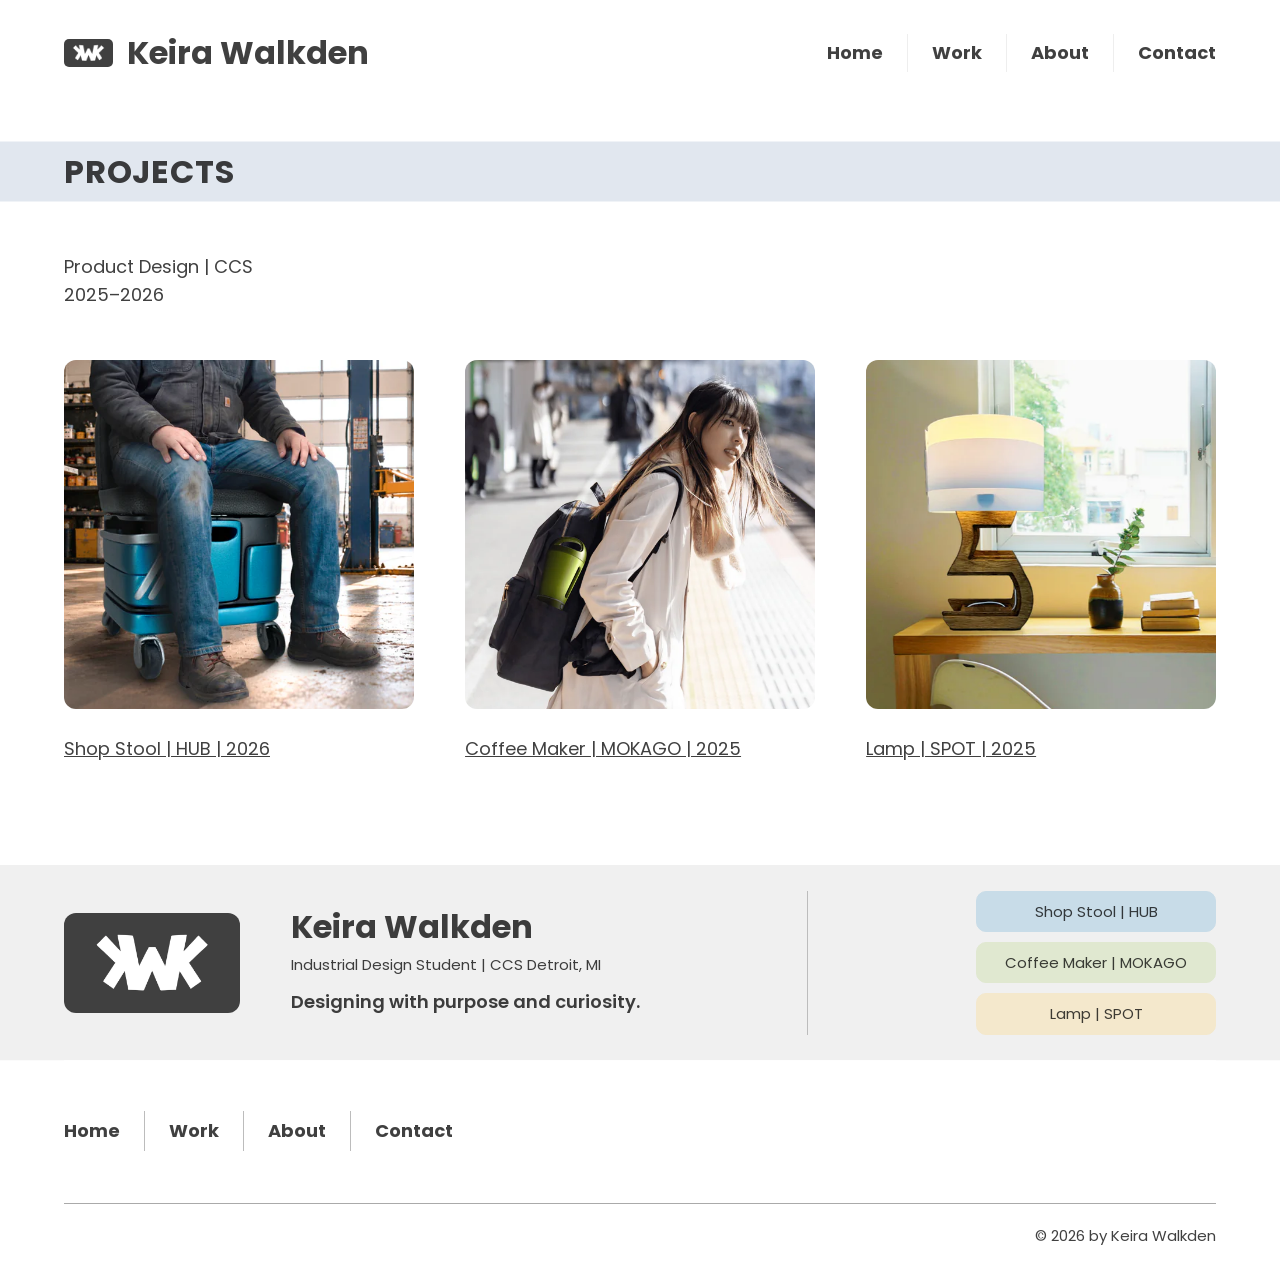
<file: work.html>
<!doctype html>
<html lang="en"><head><meta charset="utf-8"><meta name="viewport" content="width=device-width,initial-scale=1"><title>Work | Keira Walkden</title><meta name="description" content="Keira Walkden — Industrial Design student at CCS Detroit. Thoughtful products through hands-on experimentation and user-centered problem-solving."><link rel="stylesheet" href="styles.css"></head><body class="work-page"><a class="skip" href="#main">Skip to content</a><header><a class="brand" href="index.html"><img class="brand-logo" src="assets/keira-walkden-logo.webp" alt="" width="252" height="144"><span>Keira Walkden</span></a><nav aria-label="Main navigation"><a href="index.html">Home</a><a href="work.html">Work</a><a href="about.html">About</a><a href="contact.html">Contact</a></nav></header><main id="main"><section><h1 class="section-title projects-title">Projects</h1><p class="projects-subtitle">Product Design | CCS<br>2025–2026</p><div class="projects"><a class="project" href="hub-shopstool.html"><img src="assets/work-hub.webp" srcset="assets/work-hub-600w.webp 600w, assets/work-hub.webp 1162w" sizes="(max-width: 760px) 88vw, (max-width: 1440px) calc(30vw - 22px), 411px" alt="Adjustable Workshop Stool" width="1162" height="924"><h3>Shop Stool | HUB | 2026</h3></a><a class="project" href="mokago-coffeemaker.html"><img src="assets/work-mokago.webp" srcset="assets/work-mokago-600w.webp 600w, assets/work-mokago.webp 1200w" sizes="(max-width: 760px) 88vw, (max-width: 1440px) calc(30vw - 22px), 411px" alt="Portable Coffee Maker" width="1200" height="1253"><h3>Coffee Maker | MOKAGO | 2025</h3></a><a class="project" href="spot-lamp.html"><img src="assets/work-spot.webp" srcset="assets/work-spot-600w.webp 600w, assets/work-spot.webp 928w" sizes="(max-width: 760px) 88vw, (max-width: 1440px) calc(30vw - 22px), 411px" alt="Table Lamp with Built-In Shelving" width="928" height="816"><h3>Lamp | SPOT | 2025</h3></a></div></section></main><footer><div class="footer-logo"><a href="index.html" aria-label="Keira Walkden home"><img src="assets/keira-walkden-logo-large.webp" alt="" width="630" height="360" loading="lazy"></a></div><div class="footer-identity"><h2>Keira Walkden</h2><p>Industrial Design Student | CCS Detroit, MI</p><h3>Designing with purpose and curiosity.</h3></div><div class="footer-divider" aria-hidden="true"></div><div class="footer-projects" aria-label="Projects"><a class="footer-project-button project-hub" href="hub-shopstool.html">Shop Stool | HUB</a><a class="footer-project-button project-mokago" href="mokago-coffeemaker.html">Coffee Maker | MOKAGO</a><a class="footer-project-button project-spot" href="spot-lamp.html">Lamp | SPOT</a></div><div class="footer-lower"><div class="footer-pages"><nav aria-label="Footer navigation"><a href="index.html">Home</a><a href="work.html">Work</a><a href="about.html">About</a><a href="contact.html">Contact</a></nav></div><div class="footer-bottom"><p>© 2026 by Keira Walkden</p></div></div></footer></body></html>
</file>
<file: styles.css>
@font-face{font-family:Poppins;font-weight:400;font-style:normal;font-display:swap;src:url(assets/poppins-400.woff2) format("woff2")}
@font-face{font-family:Poppins;font-weight:600;font-style:normal;font-display:swap;src:url(assets/poppins-600.woff2) format("woff2")}
@font-face{font-family:Poppins;font-weight:700;font-style:normal;font-display:swap;src:url(assets/poppins-700.woff2) format("woff2")}

:root{
  --page-gutter:max(5cqi,calc((100cqi - 1296px) / 2));
  --page-edge-space:min(28px,calc(var(--page-gutter) / 2));
  --grid-gap:clamp(28px,4vw,56px);
  --section-space:calc(2 * var(--grid-gap));
  --intro-section-space:calc(var(--page-gutter) + var(--grid-gap));
  --footer-project-width:240px;
  --ink:rgb(0 0 0 / 75%);
  --type-small:15px;
  --type-body:18px;
  --type-heading:clamp(24px,2.5vw,34px);
}

header,main,footer{padding-inline:var(--page-gutter)}
main{display:grid;grid-template-columns:minmax(0,1fr);row-gap:var(--section-space);padding-bottom:var(--section-space)}
main:has(> .contact-page:last-child){padding-bottom:calc(1.5 * var(--grid-gap))}
main:has(> .about){row-gap:var(--intro-section-space)}
.home-page main{row-gap:0}
.home-page main>section+section{margin-top:var(--section-space)}
.home-page main>.hero+section{margin-top:var(--intro-section-space)}
.project-page main{padding-inline:0}
.project-page .project-intro,.project-page .back{padding-inline:var(--page-gutter)}
.hero,.about,.projects,footer{gap:var(--grid-gap)}
footer{row-gap:calc(var(--grid-gap) / 2)}
@media(max-width:760px){
  :root{--page-gutter:6cqi;--grid-gap:28px}
}

*{box-sizing:border-box}html{scroll-behavior:smooth}body{container-type:inline-size;margin:0;color:var(--ink);background:white;font-family:Poppins,Arial,sans-serif;font-size:var(--type-body);line-height:1.55}a{color:inherit}header{padding-block:var(--page-edge-space) var(--page-gutter);display:flex;align-items:center;justify-content:space-between;gap:24px}.brand{font-size:var(--type-heading);font-weight:700;text-decoration:none}nav{display:flex;gap:0}nav a{padding:5px 24px;text-decoration:none;font-weight:700;border-right:1px solid #eee}nav a:hover{text-decoration:underline}header nav a:last-child{border-right:0;padding-right:0}h1,h2,h3,p{margin-top:0}h1,h2{text-transform:uppercase;line-height:1.12}h1,h2{font-size:var(--type-heading)}main h1,main h2{letter-spacing:.025em}h3{font-size:var(--type-body)}h1,h2,h3,strong{font-weight:700}.hero{display:grid;grid-template-columns:40% 60%;align-items:center}.nameplate{background:#82272c;border-radius:3px;padding:24px 28px}.nameplate h1{margin:0;white-space:nowrap}.intro{padding:28px;margin:0}.projects{display:grid;grid-template-columns:repeat(3,1fr)}.project img{display:block;width:100%;height:auto;aspect-ratio:1;object-fit:cover;transition:opacity .2s}.project:hover img{opacity:.85}.project h3{margin:calc(var(--grid-gap) / 2) 0 0;font-weight:400}.buttons{display:flex;justify-content:flex-start;gap:16px;margin-top:22px}.buttons a{padding:9px 22px;border:1px solid;border-radius:10px;text-transform:uppercase;font-size:var(--type-small);text-align:center;text-decoration:none}.buttons a:hover{background:#404040;color:white}.contact-page{display:flex;flex-direction:column;align-items:flex-start}.about{display:grid;grid-template-columns:40% 1fr;align-items:start}.about h2{margin-top:36px}.project-intro{display:flex;flex-direction:column;gap:var(--grid-gap);align-items:flex-start}.project-intro p{margin-bottom:0}.project-intro>p{max-width:900px}.boards img{display:block;width:100%;height:auto}.boards a{display:block}.back{margin:0}footer{background:#f0f0f0;padding-block:calc(var(--grid-gap) / 2) var(--page-edge-space);display:grid;grid-template-columns:2fr 1fr 1.5fr}footer h2{text-transform:none}footer p,footer a{font-size:var(--type-small)}footer>div>a{display:block;margin-bottom:8px}footer .buttons{justify-content:flex-start}.footer-bottom{grid-column:1/-1;border-top:1px solid #aaa;padding-top:20px;display:flex;justify-content:space-between;align-items:center}.skip{position:absolute;left:10px;top:-60px;padding:12px;background:white}.skip:focus{top:10px;z-index:10}:focus-visible{outline:3px solid #82272c;outline-offset:5px}@media(max-width:760px){header{flex-wrap:wrap}nav{flex-wrap:wrap}nav a{padding:6px 14px}header nav a:first-child{padding-left:0}.hero,.about{grid-template-columns:1fr}.intro{padding:24px 0}.projects{grid-template-columns:1fr}footer{grid-template-columns:1fr}.footer-bottom{display:block}footer nav a{padding-left:0;margin-right:15px}}@media(prefers-reduced-motion:reduce){html{scroll-behavior:auto}*{transition:none!important}}

.project-download{max-width:100%}.project-download .buttons{justify-content:flex-start;margin-top:0}.project-download p{font-size:var(--type-small);margin:10px 0 0}

.project-download .buttons a{background:#fff;color:var(--ink);border:1px solid var(--project-color,#82272c);border-radius:12px;padding:12px 24px;text-align:center;transition:background-color .2s}.project-download .buttons a:hover,.project-download .buttons a:focus-visible{background:var(--project-color,#82272c)}

.project-hub{--project-color:#c8dce8}
.project-mokago{--project-color:#e0e8d0}
.project-spot{--project-color:#f4e8cc}
.project-page .project-intro>div:first-child{width:100%}
.project-page .project-intro>div:first-child>p{font-weight:600}
.project-page .project-intro h1,
.contact-page .contact-panel h1,
.projects-title{position:relative;isolation:isolate;padding-block:12px}
.project-page .project-intro h1{margin-bottom:calc(var(--grid-gap) / 2)}
.project-page .project-intro h1::before{content:"";position:absolute;inset:0;z-index:-1;background:var(--project-color);box-shadow:0 0 0 100vmax var(--project-color);clip-path:inset(0 -100vmax)}
.project-page .project-download .buttons a:focus-visible{outline-color:#404040}

.brand{display:inline-flex;align-items:center;gap:14px}.brand-logo{display:block;width:49px;height:28px;object-fit:contain;border-radius:5px;flex-shrink:0}.brand span{white-space:nowrap}@media(max-width:760px){.brand{gap:12px}.brand-logo{width:45.5px;height:26px;border-radius:5px}}

footer{grid-template-columns:2fr 1fr 1.5fr 1fr;align-items:start}
.footer-bottom{justify-content:flex-end;text-align:right}
.footer-bottom p{margin-bottom:0}
@media(max-width:1000px){footer{grid-template-columns:1fr 1fr}}
@media(max-width:760px){footer{grid-template-columns:1fr}}

.footer-projects .footer-project-button{display:block;width:fit-content;min-width:112px;max-width:100%;padding:8px 18px;margin-bottom:10px;border:1px solid var(--project-color);border-radius:10px;background:var(--project-color);text-align:center;text-decoration:none;transition:background-color .2s}
.footer-projects .footer-project-button:hover,.footer-projects .footer-project-button:focus-visible{background:transparent}

.email-button{display:inline-block;max-width:100%;padding:9px 16px;border:1px solid #404040;border-radius:10px;color:var(--ink);font-size:var(--type-small);text-decoration:none;overflow-wrap:anywhere;transition:background-color .2s}
.email-button:hover,.email-button:focus-visible{background:#404040;color:#fff}
footer>div>a.email-button{display:inline-block;width:fit-content}

.footer-contact-links{display:flex;flex-direction:column;align-items:flex-start;justify-content:flex-start;gap:16px}
.footer-contact-links .email-button{margin:0}
.footer-contact-links .buttons{margin:0;gap:16px}
@media(max-width:1000px){.footer-contact-links{min-height:0}}

footer{grid-template-columns:2fr 1fr 1.5fr}
.footer-pages{grid-column:1/-1}
.footer-pages nav{flex-wrap:wrap;align-items:flex-start}
.footer-pages nav a:hover{text-decoration:underline}
@media(max-width:1000px){footer{grid-template-columns:1fr 1fr}}
@media(max-width:760px){footer{grid-template-columns:1fr}}

footer{grid-template-columns:2fr 1.5fr 1fr}
@media(max-width:1000px){footer{grid-template-columns:1fr 1fr}}
@media(max-width:760px){footer{grid-template-columns:1fr}}

.footer-projects{width:100%;max-width:var(--footer-project-width);justify-self:start}
.footer-projects .footer-project-button{width:100%;min-width:0;margin-left:0}

footer{grid-template-columns:160px 1.4fr 1.4fr 1fr}
.footer-logo a{display:block;width:176px;max-width:100%;margin-bottom:0}
.footer-logo img{display:block;width:100%;height:auto;border-radius:12px}
@media(max-width:1100px){footer{grid-template-columns:1fr 1fr}}
@media(max-width:760px){footer{grid-template-columns:1fr}}

.footer-pages nav a{font-size:var(--type-body);padding:6px clamp(12px,2vw,24px);margin:0;border-right:1px solid #bcbcbc}
.footer-pages nav a:first-child{padding-left:0}
.footer-pages nav a:last-child{border-right:0}

.footer-lower{grid-column:1/-1;display:grid;gap:max(32px,var(--grid-gap));padding-top:max(32px,var(--grid-gap));background:#fff;box-shadow:0 0 0 100vmax #fff;clip-path:inset(0 -100vmax -100vmax)}

footer{grid-template-columns:160px 1fr 200px}
@media(max-width:1100px){footer{grid-template-columns:140px 1fr 180px}}
@media(max-width:760px){footer{grid-template-columns:1fr}}

.footer-identity{display:flex;flex-direction:column}
.footer-identity h2,.home-page .nameplate h1{margin-bottom:8px}
.footer-identity>p,.home-page .nameplate p{margin-bottom:12px;font-size:var(--type-small)}
.footer-identity h3,.home-page .intro{margin-bottom:0;font-size:var(--type-body);font-weight:600}

.footer-projects{position:relative}
.footer-projects::before{content:"";position:absolute;left:-18px;top:0;bottom:10px;width:1px;background:#bcbcbc}
@media(max-width:760px){.footer-projects::before{display:none}}

footer{grid-template-columns:176px max-content minmax(1px,1fr) var(--footer-project-width)}
.footer-logo,.footer-identity,.footer-projects{align-self:center}
.footer-projects::before{display:none}
.footer-divider{align-self:stretch;background:linear-gradient(to right,transparent calc(50% - .5px),#bcbcbc calc(50% - .5px),#bcbcbc calc(50% + .5px),transparent calc(50% + .5px));margin-bottom:10px}
@media(max-width:1100px){footer{grid-template-columns:154px minmax(0,1fr) 1px var(--footer-project-width)}.footer-logo a{width:154px}}
@media(max-width:760px){footer{grid-template-columns:1fr}.footer-divider{display:none}}

.footer-projects .footer-project-button:last-child{margin-bottom:0}
.footer-divider{margin-bottom:0}

.contact-panel .buttons a{font-size:var(--type-body);padding:15px 28px;border-radius:12px}
.contact-panel .buttons{flex-wrap:wrap;gap:20px;margin-top:0}
.contact-panel .email-button{text-transform:none}
@media(max-width:760px){.contact-panel .buttons a{padding:14px 20px}.contact-panel .buttons{gap:16px}}

.contact-panel{display:grid;row-gap:var(--grid-gap);width:100%}
.contact-page .contact-panel h1{white-space:nowrap;margin-bottom:0}

.contact-page .contact-panel h1::before{content:"";position:absolute;inset:0;z-index:-1;background:#f0f0f0;box-shadow:0 0 0 100vmax #f0f0f0;clip-path:inset(0 -100vmax)}

.projects-title{margin-bottom:var(--grid-gap)}
.projects-title::before{content:"";position:absolute;inset:0;z-index:-1;background:#f0f0f0;box-shadow:0 0 0 100vmax #f0f0f0;clip-path:inset(0 -100vmax)}

.home-page .project img,.work-page .project img{border-radius:12px}

.work-page .projects-subtitle{margin:0 0 var(--grid-gap)}

.portrait-card{
  display:flex;
  justify-content:center;
  align-items:flex-end;
  width:var(--portrait-width);
  max-width:100%;
  height:calc(var(--portrait-height) + 40px);
  align-self:center;
  padding:8px 10px 0;
  background:color-mix(in srgb,var(--top-stripe-color) 70%,white);
  border-radius:12px;
  overflow:hidden;
}
.portrait-card img{
  width:clamp(156px,20vw,250px);
  max-width:100%;
  height:var(--portrait-height);
  object-fit:cover;
  object-position:center top;
}
.about-intro h1{margin-bottom:calc(var(--grid-gap) / 2)}
.about-details{
  display:grid;
  grid-template-columns:minmax(0,2fr) 1px minmax(0,3fr);
  column-gap:calc(2 * var(--grid-gap));
}
.about-details::before{content:"";grid-column:2;grid-row:1;background:#bcbcbc}
@media(max-width:760px){
  .about-details{grid-template-columns:1fr;gap:var(--grid-gap)}
  .about-details::before{display:none}
  .about-details>div+div{border-top:1px solid #bcbcbc;padding-top:var(--grid-gap)}
}

/* About page typography follows the project introduction hierarchy. */
.project-intro>p,.about-intro p,.about-details p{line-height:1.65}
.about-intro strong,.about-details strong{font-weight:600}
.about-details h2{margin-bottom:20px}

/* Center the About introduction beside the stationary portrait. */
.about-intro{align-self:center}
.about-intro>p:last-child,.about-details p{margin-bottom:0}

.about,.home-page .hero{
  --portrait-width:clamp(256px,28vw,376px);
  --portrait-height:clamp(152px,calc(18vw - 8px),216px);
  grid-template-columns:var(--portrait-width) minmax(0,1fr);
  row-gap:var(--page-gutter);
  column-gap:min(var(--page-gutter),calc(100% - var(--portrait-width) - 20rem));
}

/* Home page uses the same hierarchy and palette as the inner pages. */
.home-page .nameplate{background:transparent;padding:0;border-radius:0}
.home-page .nameplate h1{white-space:normal;text-transform:none;letter-spacing:normal}
.home-page .intro{padding:0;max-width:650px}
@media(max-width:760px){.about,.home-page .hero{grid-template-columns:minmax(0,1fr);column-gap:0}}

.footer-projects .footer-project-button{padding-left:10px;padding-right:10px}

:root{--top-stripe-color:#e1e7ef}
.work-page .projects-title::before,
main > .contact-page:first-child .contact-panel h1::before{
  background:var(--top-stripe-color);
  box-shadow:0 0 0 100vmax var(--top-stripe-color);
}
</file>
